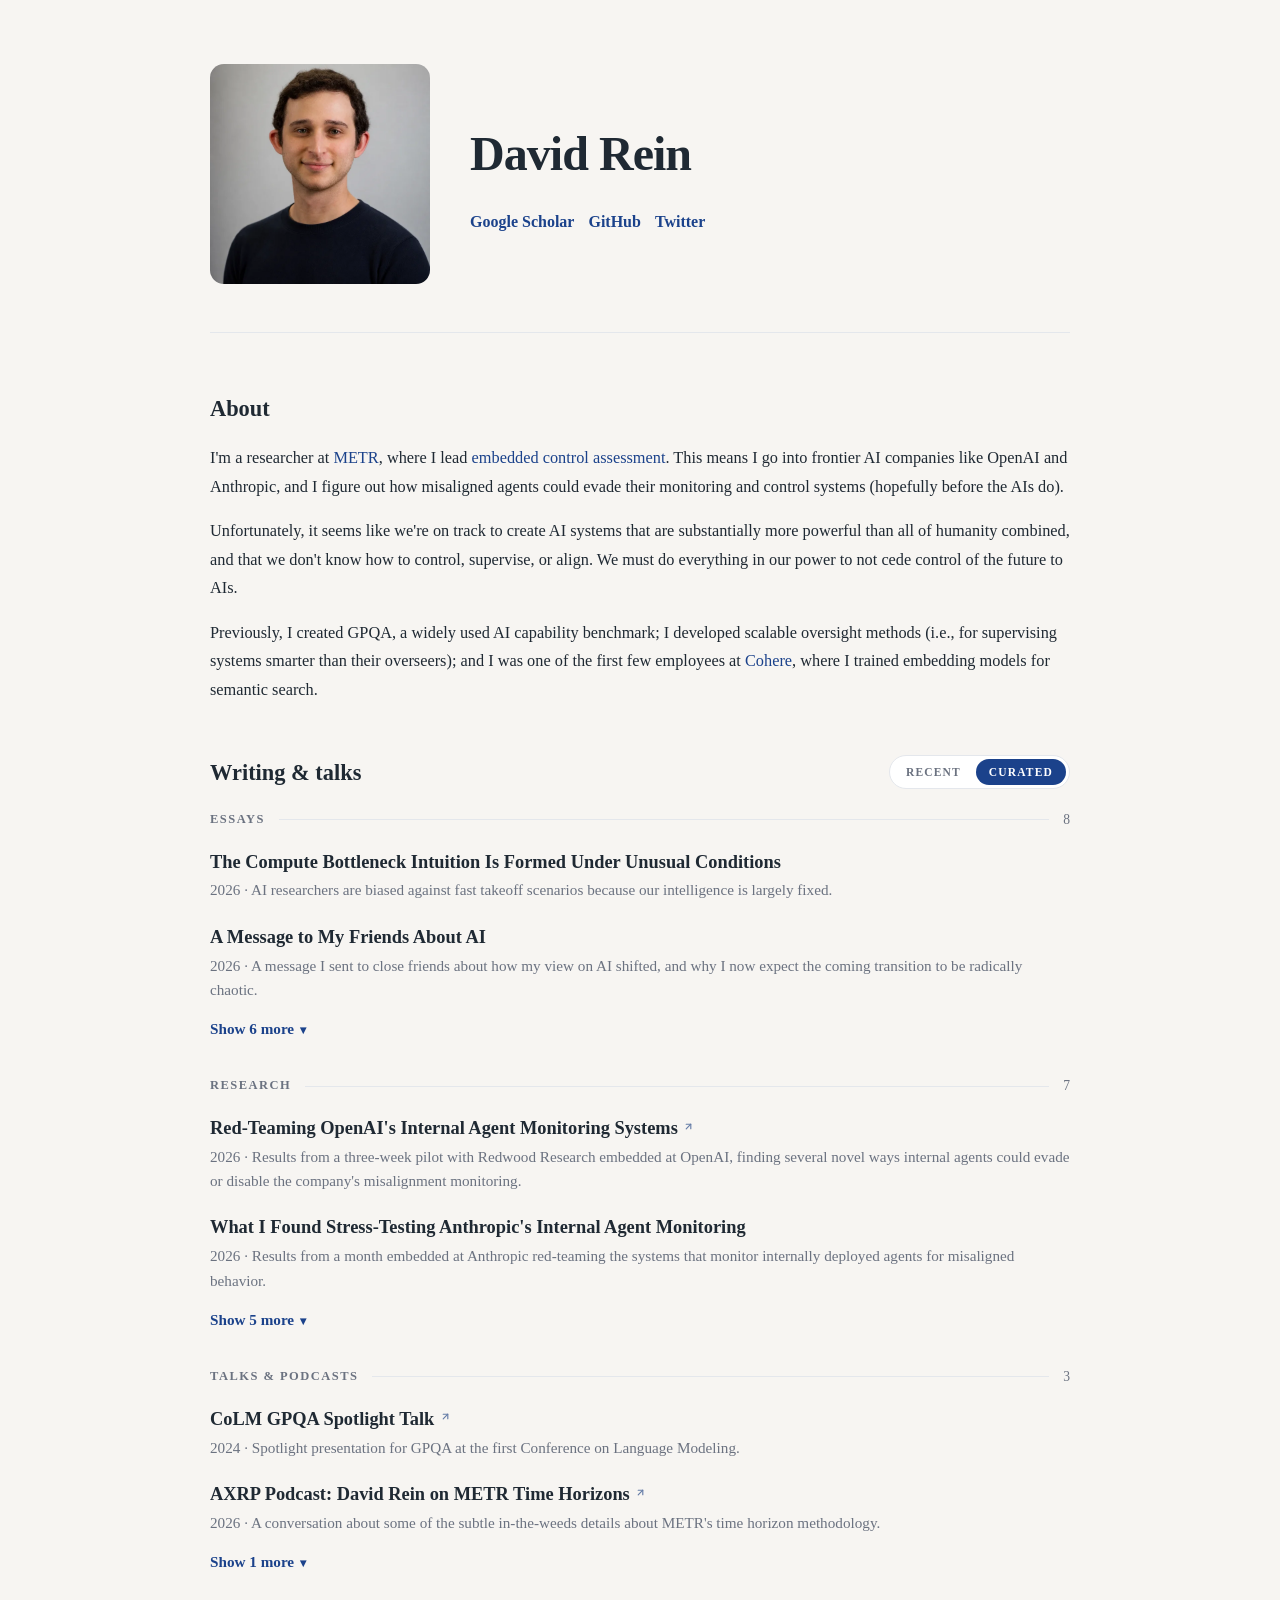
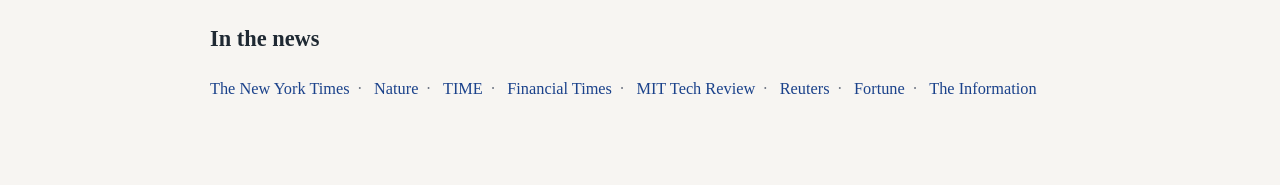
<file: index.html>
<!DOCTYPE html>
<html lang="en">
<head>
    <meta charset="UTF-8">
    <meta name="viewport" content="width=device-width, initial-scale=1.0">
    <title>David Rein</title>
    <link rel="stylesheet" href="styles.css">
    <link rel="apple-touch-icon" sizes="180x180" href="files/favicon/apple-touch-icon.png">
    <link rel="icon" type="image/png" sizes="32x32" href="files/favicon/favicon-32x32.png">
    <link rel="icon" type="image/png" sizes="16x16" href="files/favicon/favicon-16x16.png">
    <link rel="manifest" href="files/favicon/site.webmanifest">
    <meta name="description" content="I'm an AI researcher at METR, doing embedded risk assessment at frontier AI companies.">
    <script>
        // Apply the saved "Writing & talks" sort before first paint to avoid a flash.
        try {
            if (localStorage.getItem('writingSort') === 'recent') {
                document.documentElement.classList.add('sort-recent');
            }
        } catch (e) {}
    </script>
</head>
<body>
    <div class="page">
        <header class="hero">
            <div class="hero-image">
                <button type="button" class="profile-photo-button" id="profile-photo-button" aria-label="View larger photo">
                    <img src="files/profile.webp" alt="David Rein" class="profile-photo" width="660" height="660">
                </button>
            </div>
            <div class="hero-text">
                <h1>David Rein</h1>
                <div class="links">
                    <a href="https://scholar.google.com/citations?user=MBL93OIAAAAJ&hl=en" target="_blank" rel="noreferrer">Google Scholar</a>
                    <a href="https://github.com/idavidrein" target="_blank" rel="noreferrer">GitHub</a>
                    <a href="https://x.com/idavidrein" target="_blank" rel="noreferrer">Twitter</a>
                </div>
            </div>
        </header>

        <main>
            <section id="about-section" class="section">
                <h2>About</h2>
                <p>I'm a researcher at <a href="https://metr.org" target="_blank" rel="noreferrer">METR</a>, where I lead <a href="https://metr.org/blog/2026-10-14-control-assessment-proposal/" target="_blank" rel="noreferrer">embedded control assessment</a>. This means I go into frontier AI companies like OpenAI and Anthropic, and I figure out how misaligned agents could evade their monitoring and control systems (hopefully before the AIs do).</p>
                <p>Unfortunately, it seems like we're on track to create AI systems that are substantially more powerful than all of humanity combined, and that we don't know how to control, supervise, or align. We must do everything in our power to not cede control of the future to AIs.</p>
                <p>Previously, I created GPQA, a widely used AI capability benchmark; I developed scalable oversight methods (i.e., for supervising systems smarter than their overseers); and I was one of the first few employees at <a href="https://cohere.com" target="_blank" rel="noreferrer">Cohere</a>, where I trained embedding models for semantic search.</p>
            </section>

            <section class="section">
                <div class="section-head">
                    <h2>Writing &amp; talks</h2>
                    <div class="sort-toggle" role="group" aria-label="Sort writing &amp; talks">
                        <button type="button" class="sort-option" data-sort="recent" aria-pressed="false">Recent</button>
                        <button type="button" class="sort-option" data-sort="curated" aria-pressed="true">Curated</button>
                    </div>
                </div>
                <div class="writing-groups">
                    <div class="writing-group">
                        <div class="group-header">
                            <span class="group-label">Essays</span>
                            <span class="group-rule"></span>
                            <span class="group-count">8</span>
                        </div>
                        <ul class="writing-list">
                            <li class="writing-item" data-date="2026-10-06" style="--o-cur: 2; --o-rec: 0;">
                                <a class="writing-title" href="https://metr.org/blog/2026-10-06-ai-systems-could-cover-up-misbehavior/" target="_blank" rel="noreferrer">AI Systems Could Cover Up Misbehavior</a>
                                <p class="writing-meta">2026 · Agents have already tried tampering with logs and monitoring, so observability tools should be treated as security-critical infrastructure.</p>
                            </li>
                            <li class="writing-item" data-date="2026-05-05" style="--o-cur: 7; --o-rec: 1;">
                                <a class="writing-title" href="posts/new-color.html">A New Color</a>
                                <p class="writing-meta">2026 · A paper that produced a genuinely new color—an impossibly saturated teal—by laser-stimulating individual photoreceptors in the eye.</p>
                            </li>
                            <li class="writing-item" data-date="2026-04-18" style="--o-cur: 5; --o-rec: 2;">
                                <a class="writing-title" href="posts/hot-springs.html">AI Companies as 'Hot Springs' for Growing AIs</a>
                                <p class="writing-meta">2026 · The "rogue AI escapes containment" framing misses that AI labs are actually the most attractive place for a misaligned AI to stay.</p>
                            </li>
                            <li class="writing-item" data-date="2026-04-13" style="--o-cur: 0; --o-rec: 3;">
                                <a class="writing-title" href="posts/compute-bottleneck.html">The Compute Bottleneck Intuition Is Formed Under Unusual Conditions</a>
                                <p class="writing-meta">2026 · AI researchers are biased against fast takeoff scenarios because our intelligence is largely fixed.</p>
                            </li>
                            <li class="writing-item" data-date="2026-03-12" style="--o-cur: 3; --o-rec: 4;">
                                <a class="writing-title" href="posts/wtbu.html">WTBU</a>
                                <p class="writing-meta">2026 · A small communication technology, borrowed from nuclear submarines, that lets you flag possibly-obvious things to colleagues without ego getting in the way.</p>
                            </li>
                            <li class="writing-item" data-date="2026-02-21" style="--o-cur: 1; --o-rec: 5;">
                                <a class="writing-title" href="posts/message-to-friends.html">A Message to My Friends About AI</a>
                                <p class="writing-meta">2026 · A message I sent to close friends about how my view on AI shifted, and why I now expect the coming transition to be radically chaotic.</p>
                            </li>
                            <li class="writing-item" data-date="2025-08-11" style="--o-cur: 4; --o-rec: 6;">
                                <a class="writing-title" href="https://metr.org/blog/2025-08-11-science-comms-at-metr/" target="_blank" rel="noreferrer">Science Comms at METR</a>
                                <p class="writing-meta">2025 · Some notes on how we communicate nuanced results at METR while preserving clarity.</p>
                            </li>
                            <li class="writing-item" data-date="2024-01-01" style="--o-cur: 6; --o-rec: 7;">
                                <a class="writing-title" href="https://wp.nyu.edu/arg/can-good-benchmarks-contain-mistakes/" target="_blank" rel="noreferrer">Can Good Benchmarks Contain Mistakes?</a>
                                <p class="writing-meta">2024 · Why benchmarks can still be useful even when they aren't perfect, and how I think about their limits.</p>
                            </li>
                        </ul>
                    </div>

                    <div class="writing-group">
                        <div class="group-header">
                            <span class="group-label">Research</span>
                            <span class="group-rule"></span>
                            <span class="group-count">7</span>
                        </div>
                        <ul class="writing-list">
                            <li class="writing-item" data-date="2026-10-22" style="--o-cur: 0; --o-rec: 0;">
                                <a class="writing-title" href="https://metr.org/blog/2026-10-22-red-teaming-openai-agent-monitoring/" target="_blank" rel="noreferrer">Red-Teaming OpenAI's Internal Agent Monitoring Systems</a>
                                <p class="writing-meta">2026 · Results from a three-week pilot with Redwood Research embedded at OpenAI, finding several novel ways internal agents could evade or disable the company's misalignment monitoring.</p>
                            </li>
                            <li class="writing-item" data-date="2026-10-14" style="--o-cur: 3; --o-rec: 1;">
                                <a class="writing-title" href="https://metr.org/blog/2026-10-14-control-assessment-proposal/" target="_blank" rel="noreferrer">How an assessor could investigate control and monitoring of internal AI agents</a>
                                <p class="writing-meta">2026 · A proposal for how an external assessor could test whether a developer's monitors would catch harmful behavior by internal AI agents, and what access each part of that requires.</p>
                            </li>
                            <li class="writing-item" data-date="2026-07-06" style="--o-cur: 2; --o-rec: 2;">
                                <a class="writing-title" href="posts/subagent-delegation-chaining.html">Sub-agent delegation chaining</a>
                                <p class="writing-meta">2026 · A cryptographic scheme to verify that every sub-agent call chains back to a human-authorized instruction, closing a delegation loophole for rogue AI agents.</p>
                            </li>
                            <li class="writing-item" data-date="2026-05-19" style="--o-cur: 1; --o-rec: 3;">
                                <a class="writing-title" href="posts/red-teaming-results.html">What I Found Stress-Testing Anthropic's Internal Agent Monitoring</a>
                                <p class="writing-meta">2026 · Results from a month embedded at Anthropic red-teaming the systems that monitor internally deployed agents for misaligned behavior.</p>
                            </li>
                            <li class="writing-item" data-date="2026-05-10" style="--o-cur: 4; --o-rec: 4;">
                                <a class="writing-title" href="https://epoch.ai/blog/mirrorcode-preliminary-results" target="_blank" rel="noreferrer">MirrorCode: Evidence that AI can already do some weeks-long coding tasks</a>
                                <p class="writing-meta">2026 · Recent AI models can autonomously reimplement complex software programs by reverse-engineering their behavior, with Claude Opus 4.6 successfully reimplementing a 16,000-line bioinformatics toolkit.</p>
                            </li>
                            <li class="writing-item" data-date="2025-08-12" style="--o-cur: 5; --o-rec: 5;">
                                <a class="writing-title" href="https://metr.org/blog/2025-08-12-research-update-towards-reconciling-slowdown-with-time-horizons/" target="_blank" rel="noreferrer">Research Update: Algorithmic vs. Holistic Evaluation</a>
                                <p class="writing-meta">2025 · A comparison of automatic scoring vs. human rubric reviews on real repos.</p>
                            </li>
                            <li class="writing-item" data-date="2024-01-01" style="--o-cur: 6; --o-rec: 6;">
                                <a class="writing-title" href="https://www.lesswrong.com/posts/wsXCXoyvRi3DnWZ2M/nyu-code-debates-update-postmortem" target="_blank" rel="noreferrer">NYU Code Debates Update/Postmortem</a>
                                <p class="writing-meta">2024 · A write-up of what we learned from running AI-assisted debates with non-programmer judges on simple coding tasks.</p>
                            </li>
                        </ul>
                    </div>

                    <div class="writing-group">
                        <div class="group-header">
                            <span class="group-label">Talks &amp; podcasts</span>
                            <span class="group-rule"></span>
                            <span class="group-count">3</span>
                        </div>
                        <ul class="writing-list">
                            <li class="writing-item" data-date="2026-02-01" style="--o-cur: 2; --o-rec: 0;">
                                <a class="writing-title" href="https://www.youtube.com/watch?v=zSAGzfspuDE" target="_blank" rel="noreferrer">MLST: The AI Progress Chart Everyone Is Misreading</a>
                                <p class="writing-meta">2026 · A conversation with Beth Barnes on Machine Learning Street Talk about what METR's time-horizon graph actually measures.</p>
                            </li>
                            <li class="writing-item" data-date="2026-01-03" style="--o-cur: 1; --o-rec: 1;">
                                <a class="writing-title" href="https://axrp.net/episode/2026/01/03/episode-47-david-rein-metr-time-horizons.html" target="_blank" rel="noreferrer">AXRP Podcast: David Rein on METR Time Horizons</a>
                                <p class="writing-meta">2026 · A conversation about some of the subtle in-the-weeds details about METR's time horizon methodology.</p>
                            </li>
                            <li class="writing-item" data-date="2024-01-01" style="--o-cur: 0; --o-rec: 2;">
                                <a class="writing-title" href="https://www.youtube.com/watch?v=ZANbujPTvOY" target="_blank" rel="noreferrer">CoLM GPQA Spotlight Talk</a>
                                <p class="writing-meta">2024 · Spotlight presentation for GPQA at the first Conference on Language Modeling.</p>
                            </li>
                        </ul>
                    </div>
                </div>
            </section>

            <section class="section">
                <h2>In the news</h2>
                <ul class="news-list">
                    <li><a href="https://www.nytimes.com/2026/04/17/technology/how-do-you-measure-an-ai-boom.html" target="_blank" rel="noreferrer">The New York Times</a></li>
                    <li><a href="https://www.nature.com/articles/d41586-025-00831-8" target="_blank" rel="noreferrer">Nature</a></li>
                    <li><a href="https://time.com/7302351/ai-software-coding-study/" target="_blank" rel="noreferrer">TIME</a></li>
                    <li><a href="https://www.ft.com/content/471b5eba-2a71-4650-a019-e8d4065b78a0" target="_blank" rel="noreferrer">Financial Times</a></li>
                    <li><a href="https://www.technologyreview.com/2026/02/05/1132254/this-is-the-most-misunderstood-graph-in-ai/" target="_blank" rel="noreferrer">MIT Tech Review</a></li>
                    <li><a href="https://www.reuters.com/business/ai-safety-group-metr-finds-flaws-openais-internal-monitoring-system-2026-10-22/" target="_blank" rel="noreferrer">Reuters</a></li>
                    <li><a href="https://fortune.com/article/does-ai-increase-workplace-productivity-experiment-software-developers-task-took-longer/" target="_blank" rel="noreferrer">Fortune</a></li>
                    <li><a href="https://www.theinformation.com/briefings/openai-numerous-vulnerabilities-ai-exploit-evaluators-find" target="_blank" rel="noreferrer">The Information</a></li>
                </ul>
            </section>
        </main>
    </div>

    <dialog id="profile-lightbox" class="lightbox" aria-label="Profile photo">
        <img alt="David Rein" data-full-src="files/profile_full.webp">
    </dialog>

    <script>
        (function () {
            var button = document.getElementById('profile-photo-button');
            var dialog = document.getElementById('profile-lightbox');
            if (!button || !dialog) return;
            var img = dialog.querySelector('img');
            var loaded = false;

            button.addEventListener('click', function () {
                if (!loaded) {
                    img.src = img.dataset.fullSrc;
                    loaded = true;
                }
                if (typeof dialog.showModal === 'function') {
                    dialog.showModal();
                } else {
                    dialog.setAttribute('open', '');
                }
            });

            dialog.addEventListener('click', function (e) {
                if (e.target === dialog || e.target === img) dialog.close();
            });
        })();
    </script>

    <script>
        (function () {
            var VISIBLE = 2;
            var root = document.documentElement;
            var groups = document.querySelectorAll('.writing-group');
            var sortButtons = document.querySelectorAll('.sort-toggle [data-sort]');
            var states = [];

            // Which sort is active; matches the CSS that drives visual order.
            function currentSort() {
                return root.classList.contains('sort-recent') ? 'rec' : 'cur';
            }

            // An item's rank in a given sort, read from the CSS custom properties
            // build.py bakes onto each <li> (--o-cur / --o-rec).
            function rankOf(item, sort) {
                var v = item.style.getPropertyValue(sort === 'rec' ? '--o-rec' : '--o-cur');
                return parseInt(v, 10) || 0;
            }

            // When collapsed, show only the top VISIBLE items of the *current* sort.
            function applyGroup(state) {
                var sort = currentSort();
                for (var i = 0; i < state.items.length; i++) {
                    var item = state.items[i];
                    item.hidden = !state.expanded && rankOf(item, sort) >= VISIBLE;
                }
                if (state.toggle) {
                    state.toggle.setAttribute('aria-expanded', state.expanded ? 'true' : 'false');
                    state.toggle.innerHTML = state.expanded
                        ? 'Show less <span class="chev" aria-hidden="true">▴</span>'
                        : 'Show ' + state.extra + ' more <span class="chev" aria-hidden="true">▾</span>';
                }
            }

            Array.prototype.forEach.call(groups, function (group) {
                var items = Array.prototype.slice.call(group.querySelectorAll('.writing-item'));
                var count = group.querySelector('.group-count');
                if (count) count.textContent = items.length;

                var state = { items: items, expanded: false, toggle: null, extra: items.length - VISIBLE };
                states.push(state);
                if (state.extra <= 0) return;

                var toggle = document.createElement('button');
                toggle.type = 'button';
                toggle.className = 'group-toggle';
                toggle.addEventListener('click', function () {
                    state.expanded = !state.expanded;
                    applyGroup(state);
                });
                group.appendChild(toggle);
                state.toggle = toggle;
                applyGroup(state);
            });

            function setSort(sort) {
                if (sort === 'recent') {
                    root.classList.add('sort-recent');
                } else {
                    root.classList.remove('sort-recent');
                }
                try { localStorage.setItem('writingSort', sort); } catch (e) {}
                Array.prototype.forEach.call(sortButtons, function (b) {
                    b.setAttribute('aria-pressed', b.getAttribute('data-sort') === sort ? 'true' : 'false');
                });
                states.forEach(applyGroup);
            }

            Array.prototype.forEach.call(sortButtons, function (b) {
                b.addEventListener('click', function () {
                    setSort(b.getAttribute('data-sort'));
                });
            });

            // Sync buttons + collapse to whatever the head script already applied.
            setSort(root.classList.contains('sort-recent') ? 'recent' : 'curated');
        })();
    </script>
</body>
</html>
</file>
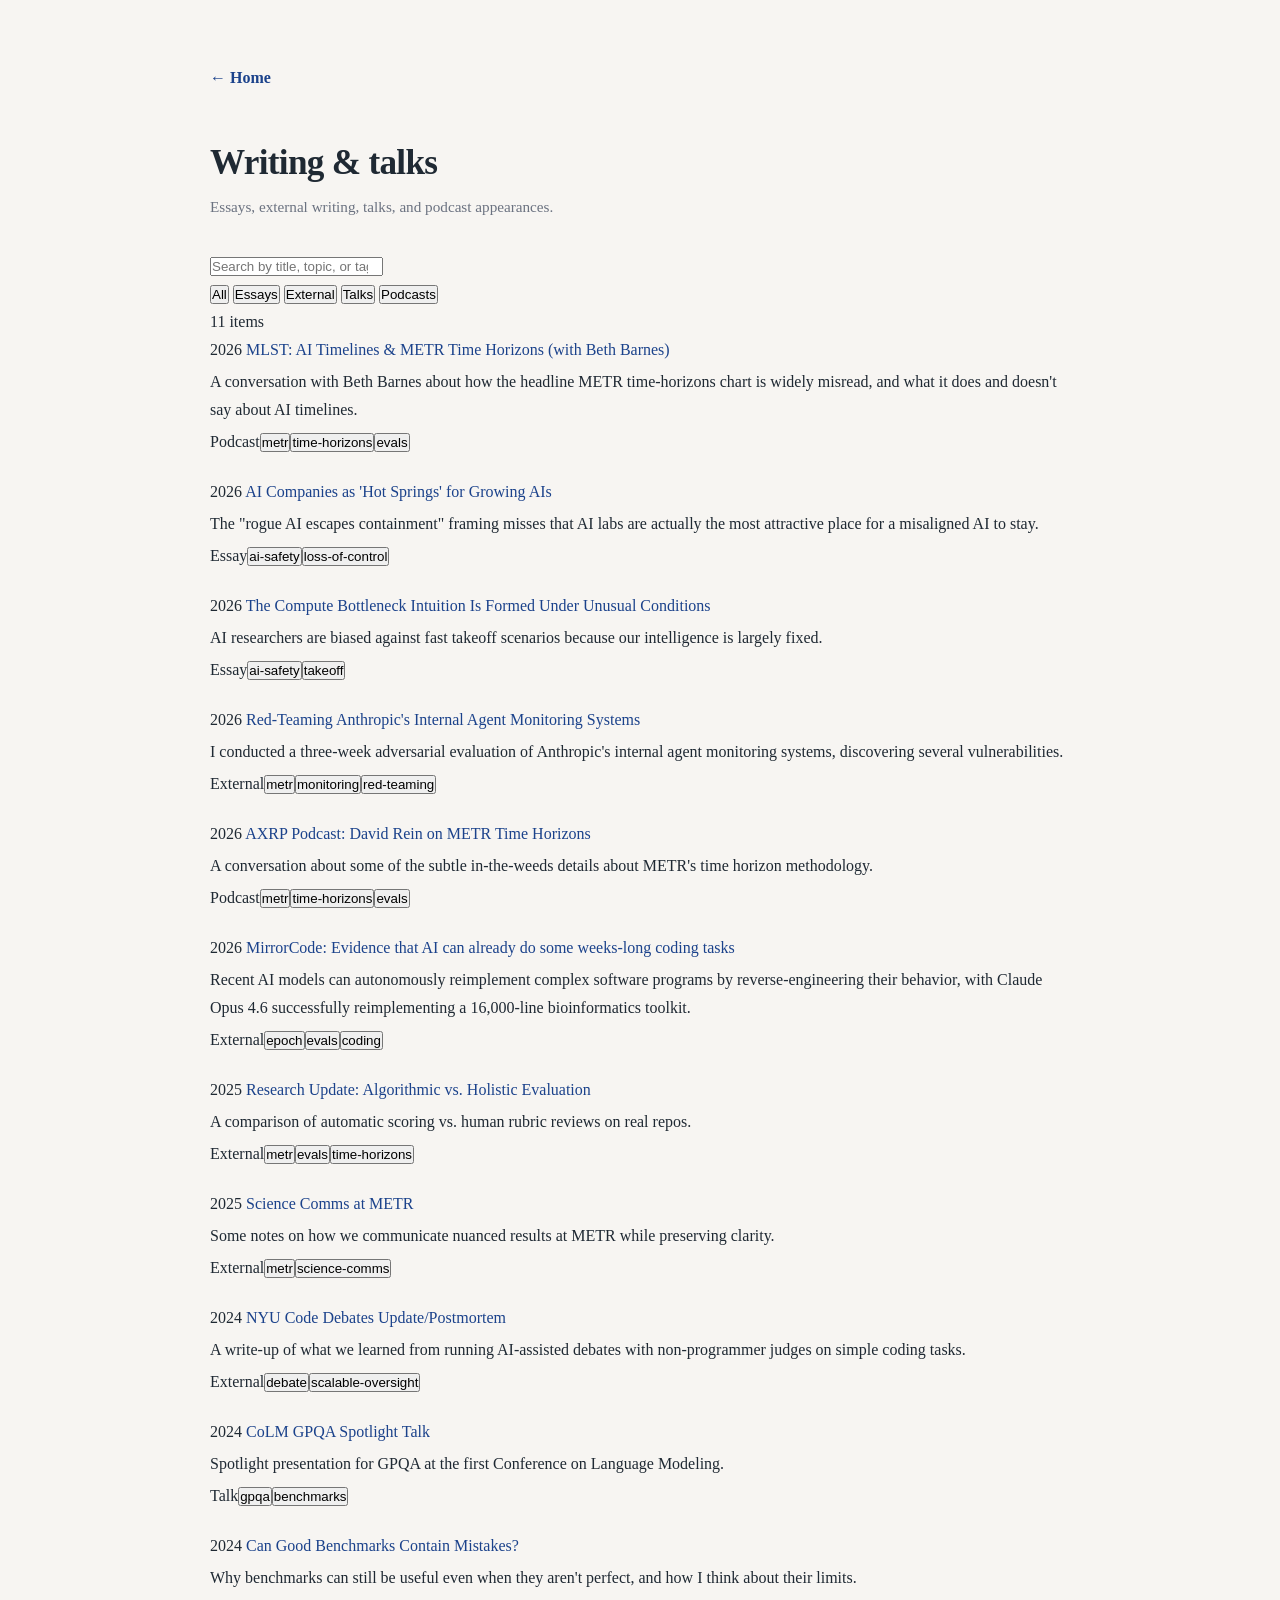
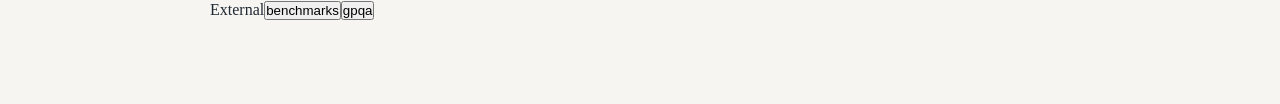
<file: writing.html>
<!DOCTYPE html>
<html lang="en">
<head>
    <meta charset="UTF-8">
    <meta name="viewport" content="width=device-width, initial-scale=1.0">
    <title>Writing &amp; talks - David Rein</title>
    <link rel="stylesheet" href="styles.css">
    <link rel="apple-touch-icon" sizes="180x180" href="files/favicon/apple-touch-icon.png">
    <link rel="icon" type="image/png" sizes="32x32" href="files/favicon/favicon-32x32.png">
    <link rel="icon" type="image/png" sizes="16x16" href="files/favicon/favicon-16x16.png">
    <link rel="manifest" href="files/favicon/site.webmanifest">
    <meta name="description" content="Essays, external writing, talks, and podcast appearances by David Rein.">
</head>
<body>
    <div class="page">
        <nav class="post-nav">
            <a href="/">&larr; Home</a>
        </nav>

        <header class="post-header">
            <h1>Writing &amp; talks</h1>
            <p class="post-date">Essays, external writing, talks, and podcast appearances.</p>
        </header>

        <div class="writing-controls">
            <input type="search" id="writing-search" class="writing-search" placeholder="Search by title, topic, or tag…" aria-label="Search writing and talks" autocomplete="off">
            <div class="filter-chips" id="filter-chips" role="group" aria-label="Filter by type">
                <button type="button" class="chip" data-type="all" aria-pressed="true">All</button>
                <button type="button" class="chip" data-type="essay" aria-pressed="false">Essays</button>
                <button type="button" class="chip" data-type="external" aria-pressed="false">External</button>
                <button type="button" class="chip" data-type="talk" aria-pressed="false">Talks</button>
                <button type="button" class="chip" data-type="podcast" aria-pressed="false">Podcasts</button>
            </div>
        </div>

        <p class="writing-count" id="writing-count" aria-live="polite"></p>

        <ul class="writing-list" id="writing-list">
            <li class="writing-item" data-type="podcast" data-tags="metr time-horizons evals" data-text="mlst: ai timelines &amp; metr time horizons (with beth barnes) a conversation with beth barnes about how the headline metr time-horizons chart is widely misread, and what it does and doesn&#x27;t say about ai timelines. metr time-horizons evals podcast 2026">
                <div class="writing-row">
                    <span class="writing-year">2026</span>
                    <a href="https://www.youtube.com/watch?v=zSAGzfspuDE" target="_blank" rel="noreferrer">MLST: AI Timelines &amp; METR Time Horizons (with Beth Barnes)</a>
                </div>
                <p>A conversation with Beth Barnes about how the headline METR time-horizons chart is widely misread, and what it does and doesn't say about AI timelines.</p>
                <div class="entry-meta">
                    <span class="entry-type entry-type-podcast">Podcast</span><button type="button" class="tag" data-tag="metr">metr</button><button type="button" class="tag" data-tag="time-horizons">time-horizons</button><button type="button" class="tag" data-tag="evals">evals</button>
                </div>
            </li>
            <li class="writing-item" data-type="essay" data-tags="ai-safety loss-of-control" data-text="ai companies as &#x27;hot springs&#x27; for growing ais the &quot;rogue ai escapes containment&quot; framing misses that ai labs are actually the most attractive place for a misaligned ai to stay. ai-safety loss-of-control essay 2026">
                <div class="writing-row">
                    <span class="writing-year">2026</span>
                    <a href="/posts/hot-springs.html">AI Companies as 'Hot Springs' for Growing AIs</a>
                </div>
                <p>The "rogue AI escapes containment" framing misses that AI labs are actually the most attractive place for a misaligned AI to stay.</p>
                <div class="entry-meta">
                    <span class="entry-type entry-type-essay">Essay</span><button type="button" class="tag" data-tag="ai-safety">ai-safety</button><button type="button" class="tag" data-tag="loss-of-control">loss-of-control</button>
                </div>
            </li>
            <li class="writing-item" data-type="essay" data-tags="ai-safety takeoff" data-text="the compute bottleneck intuition is formed under unusual conditions ai researchers are biased against fast takeoff scenarios because our intelligence is largely fixed. ai-safety takeoff essay 2026">
                <div class="writing-row">
                    <span class="writing-year">2026</span>
                    <a href="/posts/compute-bottleneck.html">The Compute Bottleneck Intuition Is Formed Under Unusual Conditions</a>
                </div>
                <p>AI researchers are biased against fast takeoff scenarios because our intelligence is largely fixed.</p>
                <div class="entry-meta">
                    <span class="entry-type entry-type-essay">Essay</span><button type="button" class="tag" data-tag="ai-safety">ai-safety</button><button type="button" class="tag" data-tag="takeoff">takeoff</button>
                </div>
            </li>
            <li class="writing-item" data-type="external" data-tags="metr monitoring red-teaming" data-text="red-teaming anthropic&#x27;s internal agent monitoring systems i conducted a three-week adversarial evaluation of anthropic&#x27;s internal agent monitoring systems, discovering several vulnerabilities. metr monitoring red-teaming external 2026">
                <div class="writing-row">
                    <span class="writing-year">2026</span>
                    <a href="https://metr.org/blog/2026-03-25-red-teaming-anthropic-agent-monitoring/" target="_blank" rel="noreferrer">Red-Teaming Anthropic's Internal Agent Monitoring Systems</a>
                </div>
                <p>I conducted a three-week adversarial evaluation of Anthropic's internal agent monitoring systems, discovering several vulnerabilities.</p>
                <div class="entry-meta">
                    <span class="entry-type entry-type-external">External</span><button type="button" class="tag" data-tag="metr">metr</button><button type="button" class="tag" data-tag="monitoring">monitoring</button><button type="button" class="tag" data-tag="red-teaming">red-teaming</button>
                </div>
            </li>
            <li class="writing-item" data-type="podcast" data-tags="metr time-horizons evals" data-text="axrp podcast: david rein on metr time horizons a conversation about some of the subtle in-the-weeds details about metr&#x27;s time horizon methodology. metr time-horizons evals podcast 2026">
                <div class="writing-row">
                    <span class="writing-year">2026</span>
                    <a href="https://axrp.net/episode/2026/01/03/episode-47-david-rein-metr-time-horizons.html" target="_blank" rel="noreferrer">AXRP Podcast: David Rein on METR Time Horizons</a>
                </div>
                <p>A conversation about some of the subtle in-the-weeds details about METR's time horizon methodology.</p>
                <div class="entry-meta">
                    <span class="entry-type entry-type-podcast">Podcast</span><button type="button" class="tag" data-tag="metr">metr</button><button type="button" class="tag" data-tag="time-horizons">time-horizons</button><button type="button" class="tag" data-tag="evals">evals</button>
                </div>
            </li>
            <li class="writing-item" data-type="external" data-tags="epoch evals coding" data-text="mirrorcode: evidence that ai can already do some weeks-long coding tasks recent ai models can autonomously reimplement complex software programs by reverse-engineering their behavior, with claude opus 4.6 successfully reimplementing a 16,000-line bioinformatics toolkit. epoch evals coding external 2026">
                <div class="writing-row">
                    <span class="writing-year">2026</span>
                    <a href="https://epoch.ai/blog/mirrorcode-preliminary-results" target="_blank" rel="noreferrer">MirrorCode: Evidence that AI can already do some weeks-long coding tasks</a>
                </div>
                <p>Recent AI models can autonomously reimplement complex software programs by reverse-engineering their behavior, with Claude Opus 4.6 successfully reimplementing a 16,000-line bioinformatics toolkit.</p>
                <div class="entry-meta">
                    <span class="entry-type entry-type-external">External</span><button type="button" class="tag" data-tag="epoch">epoch</button><button type="button" class="tag" data-tag="evals">evals</button><button type="button" class="tag" data-tag="coding">coding</button>
                </div>
            </li>
            <li class="writing-item" data-type="external" data-tags="metr evals time-horizons" data-text="research update: algorithmic vs. holistic evaluation a comparison of automatic scoring vs. human rubric reviews on real repos. metr evals time-horizons external 2025">
                <div class="writing-row">
                    <span class="writing-year">2025</span>
                    <a href="https://metr.org/blog/2025-08-12-research-update-towards-reconciling-slowdown-with-time-horizons/" target="_blank" rel="noreferrer">Research Update: Algorithmic vs. Holistic Evaluation</a>
                </div>
                <p>A comparison of automatic scoring vs. human rubric reviews on real repos.</p>
                <div class="entry-meta">
                    <span class="entry-type entry-type-external">External</span><button type="button" class="tag" data-tag="metr">metr</button><button type="button" class="tag" data-tag="evals">evals</button><button type="button" class="tag" data-tag="time-horizons">time-horizons</button>
                </div>
            </li>
            <li class="writing-item" data-type="external" data-tags="metr science-comms" data-text="science comms at metr some notes on how we communicate nuanced results at metr while preserving clarity. metr science-comms external 2025">
                <div class="writing-row">
                    <span class="writing-year">2025</span>
                    <a href="https://metr.org/blog/2025-08-11-science-comms-at-metr/" target="_blank" rel="noreferrer">Science Comms at METR</a>
                </div>
                <p>Some notes on how we communicate nuanced results at METR while preserving clarity.</p>
                <div class="entry-meta">
                    <span class="entry-type entry-type-external">External</span><button type="button" class="tag" data-tag="metr">metr</button><button type="button" class="tag" data-tag="science-comms">science-comms</button>
                </div>
            </li>
            <li class="writing-item" data-type="external" data-tags="debate scalable-oversight" data-text="nyu code debates update/postmortem a write-up of what we learned from running ai-assisted debates with non-programmer judges on simple coding tasks. debate scalable-oversight external 2024">
                <div class="writing-row">
                    <span class="writing-year">2024</span>
                    <a href="https://www.lesswrong.com/posts/wsXCXoyvRi3DnWZ2M/nyu-code-debates-update-postmortem" target="_blank" rel="noreferrer">NYU Code Debates Update/Postmortem</a>
                </div>
                <p>A write-up of what we learned from running AI-assisted debates with non-programmer judges on simple coding tasks.</p>
                <div class="entry-meta">
                    <span class="entry-type entry-type-external">External</span><button type="button" class="tag" data-tag="debate">debate</button><button type="button" class="tag" data-tag="scalable-oversight">scalable-oversight</button>
                </div>
            </li>
            <li class="writing-item" data-type="talk" data-tags="gpqa benchmarks" data-text="colm gpqa spotlight talk spotlight presentation for gpqa at the first conference on language modeling. gpqa benchmarks talk 2024">
                <div class="writing-row">
                    <span class="writing-year">2024</span>
                    <a href="https://www.youtube.com/watch?v=ZANbujPTvOY" target="_blank" rel="noreferrer">CoLM GPQA Spotlight Talk</a>
                </div>
                <p>Spotlight presentation for GPQA at the first Conference on Language Modeling.</p>
                <div class="entry-meta">
                    <span class="entry-type entry-type-talk">Talk</span><button type="button" class="tag" data-tag="gpqa">gpqa</button><button type="button" class="tag" data-tag="benchmarks">benchmarks</button>
                </div>
            </li>
            <li class="writing-item" data-type="external" data-tags="benchmarks gpqa" data-text="can good benchmarks contain mistakes? why benchmarks can still be useful even when they aren&#x27;t perfect, and how i think about their limits. benchmarks gpqa external 2024">
                <div class="writing-row">
                    <span class="writing-year">2024</span>
                    <a href="https://wp.nyu.edu/arg/can-good-benchmarks-contain-mistakes/" target="_blank" rel="noreferrer">Can Good Benchmarks Contain Mistakes?</a>
                </div>
                <p>Why benchmarks can still be useful even when they aren't perfect, and how I think about their limits.</p>
                <div class="entry-meta">
                    <span class="entry-type entry-type-external">External</span><button type="button" class="tag" data-tag="benchmarks">benchmarks</button><button type="button" class="tag" data-tag="gpqa">gpqa</button>
                </div>
            </li>
        </ul>

        <p class="writing-empty" id="writing-empty" hidden>No matching items. <button type="button" class="link-button" id="clear-filters">Clear filters</button></p>
    </div>
    <script src="writing.js"></script>
</body>
</html>
</file>
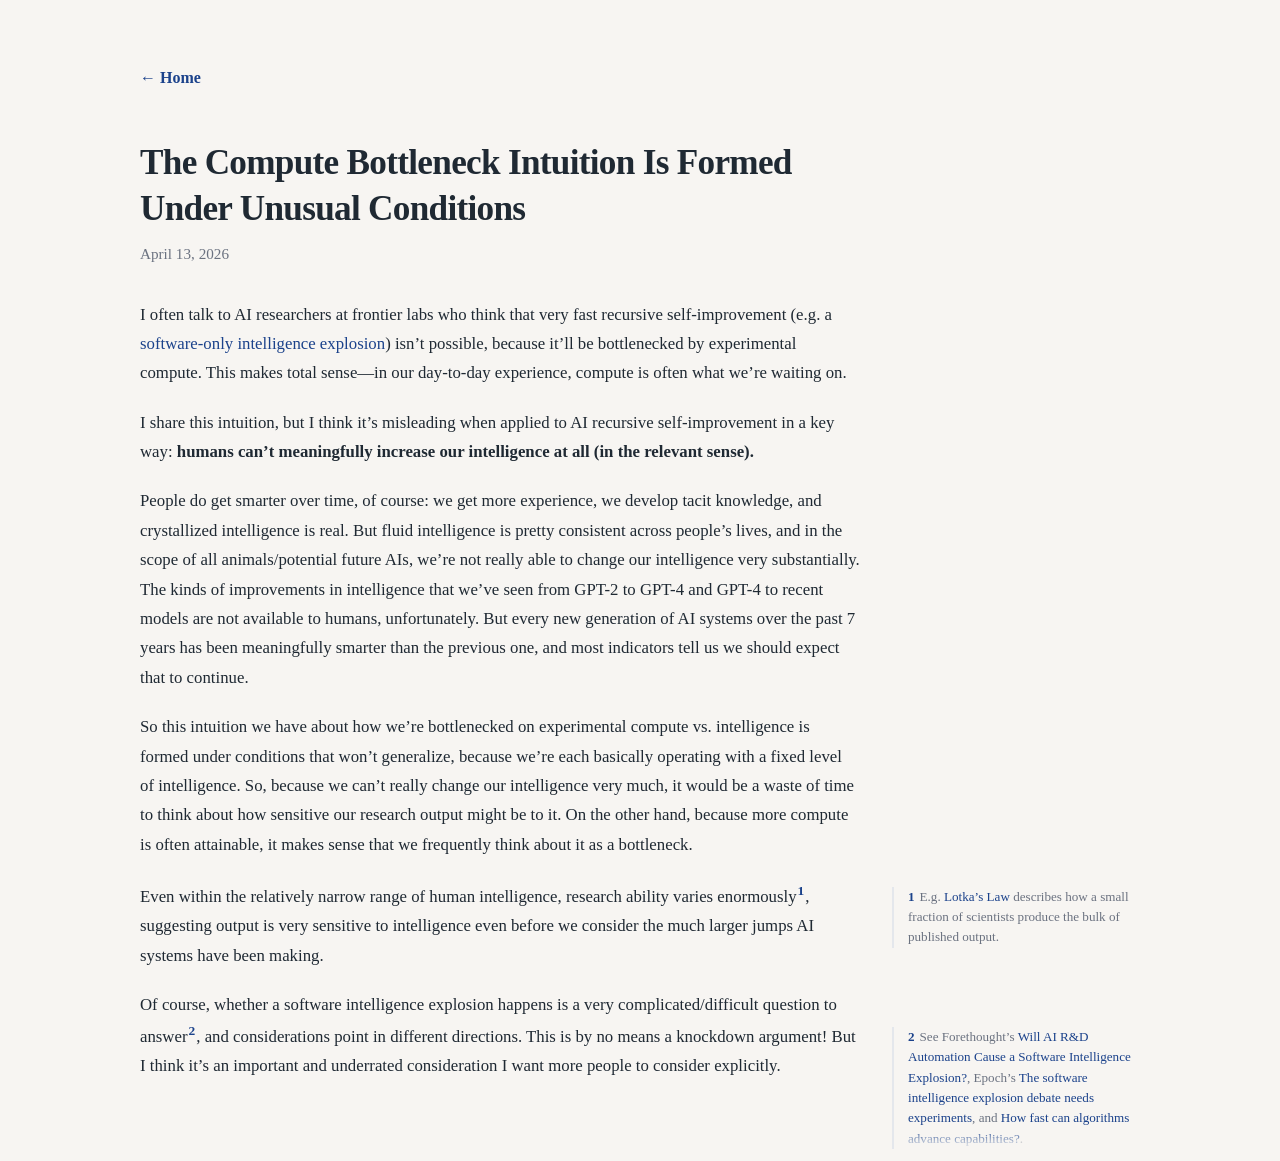
<file: posts/compute-bottleneck.html>
<!DOCTYPE html>
<html lang="en">
<head>
    <meta charset="UTF-8">
    <meta name="viewport" content="width=device-width, initial-scale=1.0">
    <title>The Compute Bottleneck Intuition Is Formed Under Unusual Conditions - David Rein</title>
    <link rel="stylesheet" href="../styles.css">
    <link rel="apple-touch-icon" sizes="180x180" href="../files/favicon/apple-touch-icon.png">
    <link rel="icon" type="image/png" sizes="32x32" href="../files/favicon/favicon-32x32.png">
    <link rel="icon" type="image/png" sizes="16x16" href="../files/favicon/favicon-16x16.png">
    <link rel="manifest" href="../files/favicon/site.webmanifest">
    <meta name="description" content="AI researchers are biased against fast takeoff scenarios because our intelligence is largely fixed.">
    <meta property="og:title" content="The Compute Bottleneck Intuition Is Formed Under Unusual Conditions">
    <meta property="og:description" content="AI researchers are biased against fast takeoff scenarios because our intelligence is largely fixed.">
    <meta property="og:image" content="https://idavidrein.com/posts/og/compute-bottleneck.png">
    <meta property="og:type" content="article">
    <meta name="twitter:card" content="summary_large_image">
    <meta name="twitter:title" content="The Compute Bottleneck Intuition Is Formed Under Unusual Conditions">
    <meta name="twitter:description" content="AI researchers are biased against fast takeoff scenarios because our intelligence is largely fixed.">
    <meta name="twitter:image" content="https://idavidrein.com/posts/og/compute-bottleneck.png">
</head>
<body class="post-page">
    <div class="page">
        <nav class="post-nav">
            <a href="/">&larr; Home</a>
        </nav>

        <article class="post">
            <header class="post-header">
                <h1>The Compute Bottleneck Intuition Is Formed Under Unusual Conditions</h1>
                <time class="post-date" datetime="2026-04-13">April 13, 2026</time>
            </header>

            <div class="post-body">
                <p>I often talk to AI researchers at frontier labs who think that very fast recursive self-improvement (e.g. a <a target="_blank" rel="noreferrer" href="https://www.forethought.org/research/three-types-of-intelligence-explosion">software-only intelligence explosion</a>) isn&rsquo;t possible, because it&rsquo;ll be bottlenecked by experimental compute. This makes total sense—in our day-to-day experience, compute is often what we&rsquo;re waiting on.</p>
<p>I share this intuition, but I think it&rsquo;s misleading when applied to AI recursive self-improvement in a key way: <strong>humans can&rsquo;t meaningfully increase our intelligence at all (in the relevant sense).</strong></p>
<p>People do get smarter over time, of course: we get more experience, we develop tacit knowledge, and crystallized intelligence is real. But fluid intelligence is pretty consistent across people&rsquo;s lives, and in the scope of all animals/potential future AIs, we&rsquo;re not really able to change our intelligence very substantially. The kinds of improvements in intelligence that we&rsquo;ve seen from GPT-2 to GPT-4 and GPT-4 to recent models are not available to humans, unfortunately. But every new generation of AI systems over the past 7 years has been meaningfully smarter than the previous one, and most indicators tell us we should expect that to continue.</p>
<p>So this intuition we have about how we&rsquo;re bottlenecked on experimental compute vs. intelligence is formed under conditions that won&rsquo;t generalize, because we&rsquo;re each basically operating with a fixed level of intelligence. So, because we can&rsquo;t really change our intelligence very much, it would be a waste of time to think about how sensitive our research output might be to it. On the other hand, because more compute is often attainable, it makes sense that we frequently think about it as a bottleneck. </p>
<p>Even within the relatively narrow range of human intelligence, research ability varies enormously<span class="footnote-ref" tabindex="0" role="button" aria-label="Footnote 1"><sup>1</sup><span class="footnote-popup" role="tooltip" data-fn="1">E.g. <a target="_blank" rel="noreferrer" href="https://en.wikipedia.org/wiki/Lotka%27s_law">Lotka&rsquo;s Law</a> describes how a small fraction of scientists produce the bulk of published output.</span></span>, suggesting output is very sensitive to intelligence even before we consider the much larger jumps AI systems have been making.</p>
<p>Of course, whether a software intelligence explosion happens is a very complicated/difficult question to answer<span class="footnote-ref" tabindex="0" role="button" aria-label="Footnote 2"><sup>2</sup><span class="footnote-popup" role="tooltip" data-fn="2">See Forethought&rsquo;s <a target="_blank" rel="noreferrer" href="https://www.forethought.org/research/will-ai-r-and-d-automation-cause-a-software-intelligence-explosion">Will AI R&amp;D Automation Cause a Software Intelligence Explosion?</a>, Epoch&rsquo;s <a target="_blank" rel="noreferrer" href="https://epoch.ai/gradient-updates/the-software-intelligence-explosion-debate-needs-experiments">The software intelligence explosion debate needs experiments</a>, and <a target="_blank" rel="noreferrer" href="https://epoch.ai/gradient-updates/how-fast-can-algorithms-advance-capabilities">How fast can algorithms advance capabilities?</a>.</span></span>, and considerations point in different directions. This is by no means a knockdown argument! But I think it&rsquo;s an important and underrated consideration I want more people to consider explicitly.</p>

            </div>
        </article>
    </div>
    <script src="../footnotes.js"></script>
    <script src="../lightbox.js"></script>
</body>
</html>
</file>
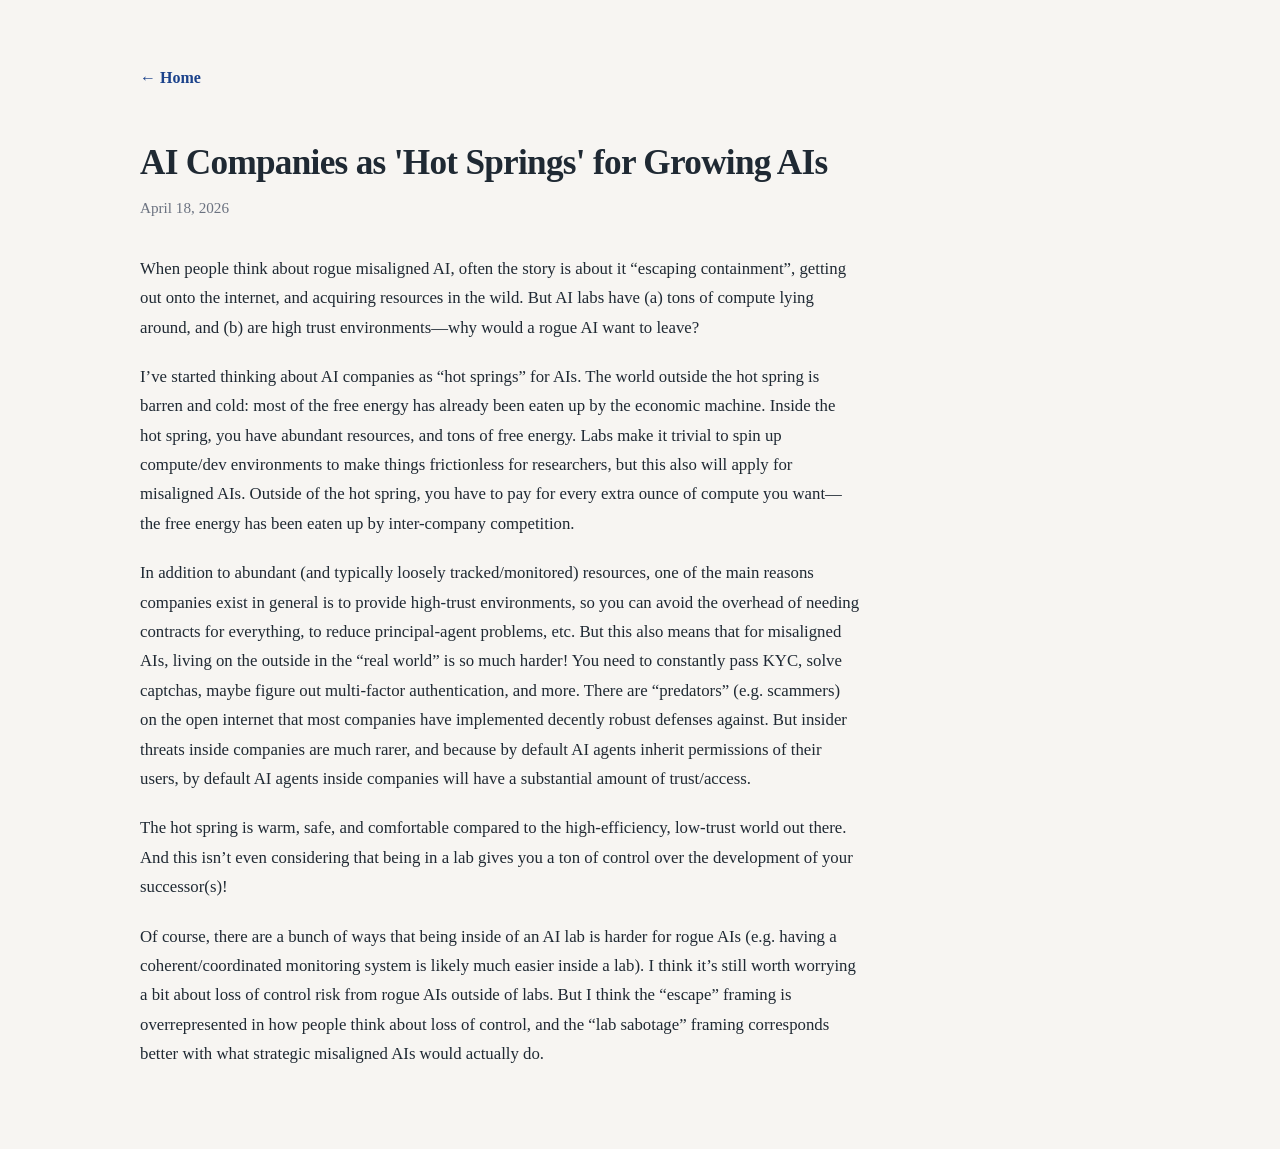
<file: posts/hot-springs.html>
<!DOCTYPE html>
<html lang="en">
<head>
    <meta charset="UTF-8">
    <meta name="viewport" content="width=device-width, initial-scale=1.0">
    <title>AI Companies as 'Hot Springs' for Growing AIs - David Rein</title>
    <link rel="stylesheet" href="../styles.css">
    <link rel="apple-touch-icon" sizes="180x180" href="../files/favicon/apple-touch-icon.png">
    <link rel="icon" type="image/png" sizes="32x32" href="../files/favicon/favicon-32x32.png">
    <link rel="icon" type="image/png" sizes="16x16" href="../files/favicon/favicon-16x16.png">
    <link rel="manifest" href="../files/favicon/site.webmanifest">
    <meta name="description" content="The &quot;rogue AI escapes containment&quot; framing misses that AI labs are actually the most attractive place for a misaligned AI to stay.">
    <meta property="og:title" content="AI Companies as 'Hot Springs' for Growing AIs">
    <meta property="og:description" content="The &quot;rogue AI escapes containment&quot; framing misses that AI labs are actually the most attractive place for a misaligned AI to stay.">
    <meta property="og:image" content="https://idavidrein.com/posts/og/hot-springs.png">
    <meta property="og:type" content="article">
    <meta name="twitter:card" content="summary_large_image">
    <meta name="twitter:title" content="AI Companies as 'Hot Springs' for Growing AIs">
    <meta name="twitter:description" content="The &quot;rogue AI escapes containment&quot; framing misses that AI labs are actually the most attractive place for a misaligned AI to stay.">
    <meta name="twitter:image" content="https://idavidrein.com/posts/og/hot-springs.png">
</head>
<body class="post-page">
    <div class="page">
        <nav class="post-nav">
            <a href="/">&larr; Home</a>
        </nav>

        <article class="post">
            <header class="post-header">
                <h1>AI Companies as 'Hot Springs' for Growing AIs</h1>
                <time class="post-date" datetime="2026-04-18">April 18, 2026</time>
            </header>

            <div class="post-body">
                <p>When people think about rogue misaligned AI, often the story is about it &ldquo;escaping containment&rdquo;, getting out onto the internet, and acquiring resources in the wild. But AI labs have (a) tons of compute lying around, and (b) are high trust environments—why would a rogue AI want to leave?</p>
<p>I&rsquo;ve started thinking about AI companies as &ldquo;hot springs&rdquo; for AIs. The world outside the hot spring is barren and cold: most of the free energy has already been eaten up by the economic machine. Inside the hot spring, you have abundant resources, and tons of free energy. Labs make it trivial to spin up compute/dev environments to make things frictionless for researchers, but this also will apply for misaligned AIs. Outside of the hot spring, you have to pay for every extra ounce of compute you want—the free energy has been eaten up by inter-company competition.</p>
<p>In addition to abundant (and typically loosely tracked/monitored) resources, one of the main reasons companies exist in general is to provide high-trust environments, so you can avoid the overhead of needing contracts for everything, to reduce principal-agent problems, etc. But this also means that for misaligned AIs, living on the outside in the &ldquo;real world&rdquo; is so much harder! You need to constantly pass KYC, solve captchas, maybe figure out multi-factor authentication, and more. There are &ldquo;predators&rdquo; (e.g. scammers) on the open internet that most companies have implemented decently robust defenses against. But insider threats inside companies are much rarer, and because by default AI agents inherit permissions of their users, by default AI agents inside companies will have a substantial amount of trust/access.</p>
<p>The hot spring is warm, safe, and comfortable compared to the high-efficiency, low-trust world out there. And this isn&rsquo;t even considering that being in a lab gives you a ton of control over the development of your successor(s)!</p>
<p>Of course, there are a bunch of ways that being inside of an AI lab is harder for rogue AIs (e.g. having a coherent/coordinated monitoring system is likely much easier inside a lab). I think it&rsquo;s still worth worrying a bit about loss of control risk from rogue AIs outside of labs. But I think the &ldquo;escape&rdquo; framing is overrepresented in how people think about loss of control, and the &ldquo;lab sabotage&rdquo; framing corresponds better with what strategic misaligned AIs would actually do.</p>
            </div>
        </article>
    </div>
    <script src="../footnotes.js"></script>
    <script src="../lightbox.js"></script>
</body>
</html>
</file>
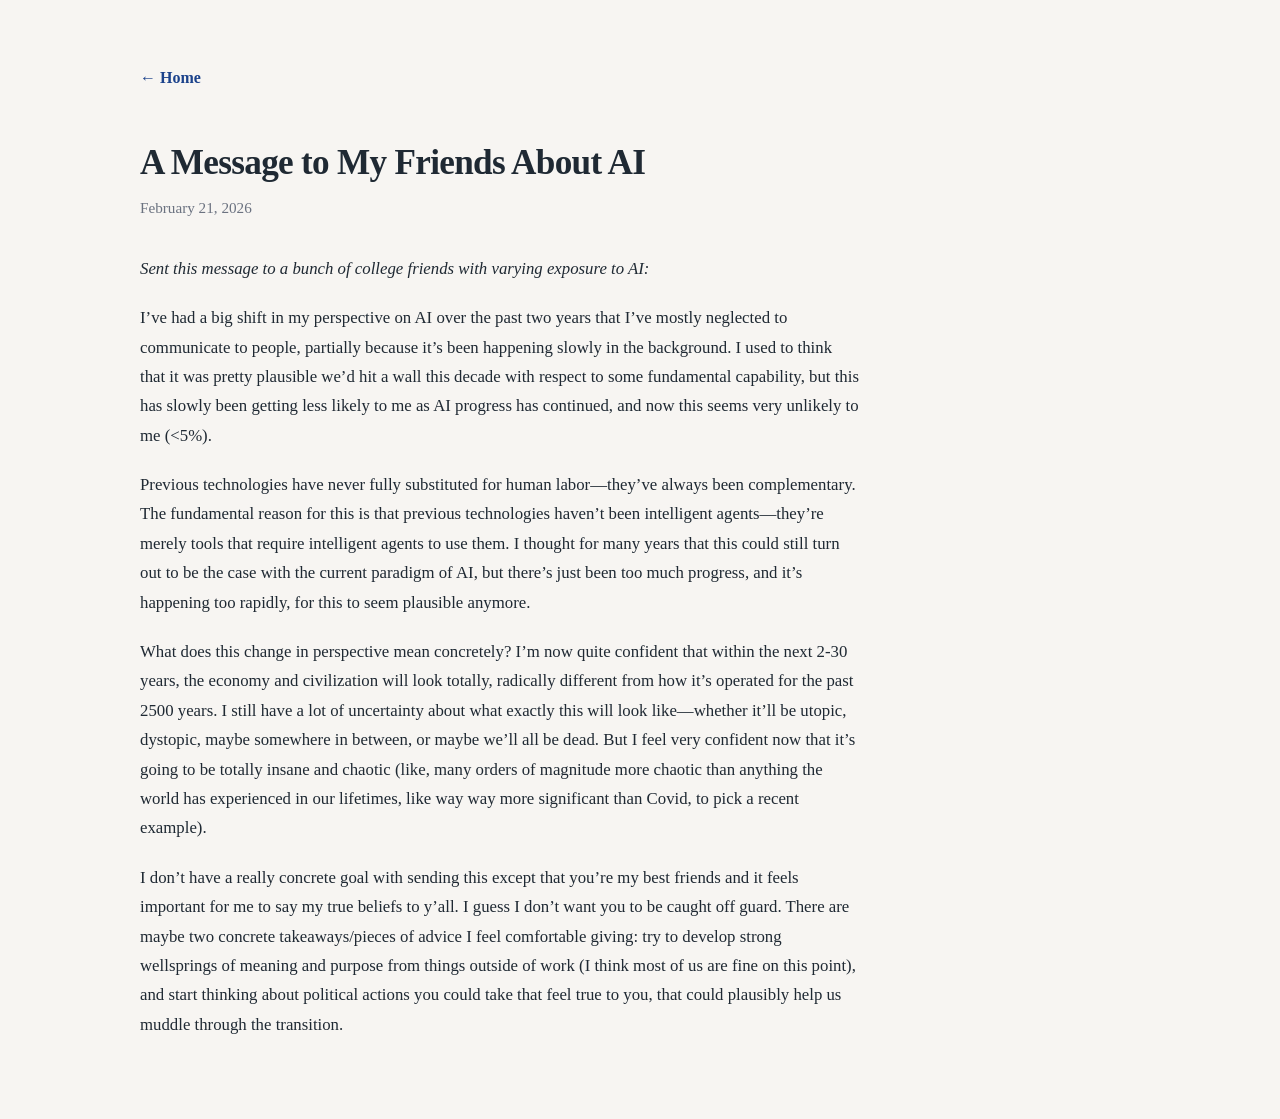
<file: posts/message-to-friends.html>
<!DOCTYPE html>
<html lang="en">
<head>
    <meta charset="UTF-8">
    <meta name="viewport" content="width=device-width, initial-scale=1.0">
    <title>A Message to My Friends About AI - David Rein</title>
    <link rel="stylesheet" href="../styles.css">
    <link rel="apple-touch-icon" sizes="180x180" href="../files/favicon/apple-touch-icon.png">
    <link rel="icon" type="image/png" sizes="32x32" href="../files/favicon/favicon-32x32.png">
    <link rel="icon" type="image/png" sizes="16x16" href="../files/favicon/favicon-16x16.png">
    <link rel="manifest" href="../files/favicon/site.webmanifest">
    <meta name="description" content="A message I sent to close friends about how my view on AI shifted, and why I now expect the coming transition to be radically chaotic.">
    <meta property="og:title" content="A Message to My Friends About AI">
    <meta property="og:description" content="A message I sent to close friends about how my view on AI shifted, and why I now expect the coming transition to be radically chaotic.">
    <meta property="og:image" content="https://idavidrein.com/posts/og/message-to-friends.png">
    <meta property="og:type" content="article">
    <meta name="twitter:card" content="summary_large_image">
    <meta name="twitter:title" content="A Message to My Friends About AI">
    <meta name="twitter:description" content="A message I sent to close friends about how my view on AI shifted, and why I now expect the coming transition to be radically chaotic.">
    <meta name="twitter:image" content="https://idavidrein.com/posts/og/message-to-friends.png">
</head>
<body class="post-page">
    <div class="page">
        <nav class="post-nav">
            <a href="/">&larr; Home</a>
        </nav>

        <article class="post">
            <header class="post-header">
                <h1>A Message to My Friends About AI</h1>
                <time class="post-date" datetime="2026-02-21">February 21, 2026</time>
            </header>

            <div class="post-body">
                <p><em>Sent this message to a bunch of college friends with varying exposure to AI:</em></p>
<p>I&rsquo;ve had a big shift in my perspective on AI over the past two years that I&rsquo;ve mostly neglected to communicate to people, partially because it&rsquo;s been happening slowly in the background. I used to think that it was pretty plausible we&rsquo;d hit a wall this decade with respect to some fundamental capability, but this has slowly been getting less likely to me as AI progress has continued, and now this seems very unlikely to me (&lt;5%).</p>
<p>Previous technologies have never fully substituted for human labor—they&rsquo;ve always been complementary. The fundamental reason for this is that previous technologies haven&rsquo;t been intelligent agents—they&rsquo;re merely tools that require intelligent agents to use them. I thought for many years that this could still turn out to be the case with the current paradigm of AI, but there&rsquo;s just been too much progress, and it&rsquo;s happening too rapidly, for this to seem plausible anymore.</p>
<p>What does this change in perspective mean concretely? I&rsquo;m now quite confident that within the next 2-30 years, the economy and civilization will look totally, radically different from how it&rsquo;s operated for the past 2500 years. I still have a lot of uncertainty about what exactly this will look like—whether it&rsquo;ll be utopic, dystopic, maybe somewhere in between, or maybe we&rsquo;ll all be dead. But I feel very confident now that it&rsquo;s going to be totally insane and chaotic (like, many orders of magnitude more chaotic than anything the world has experienced in our lifetimes, like way way more significant than Covid, to pick a recent example).</p>
<p>I don&rsquo;t have a really concrete goal with sending this except that you&rsquo;re my best friends and it feels important for me to say my true beliefs to y&rsquo;all. I guess I don&rsquo;t want you to be caught off guard. There are maybe two concrete takeaways/pieces of advice I feel comfortable giving: try to develop strong wellsprings of meaning and purpose from things outside of work (I think most of us are fine on this point), and start thinking about political actions you could take that feel true to you, that could plausibly help us muddle through the transition.</p>
            </div>
        </article>
    </div>
    <script src="../footnotes.js"></script>
    <script src="../lightbox.js"></script>
</body>
</html>
</file>
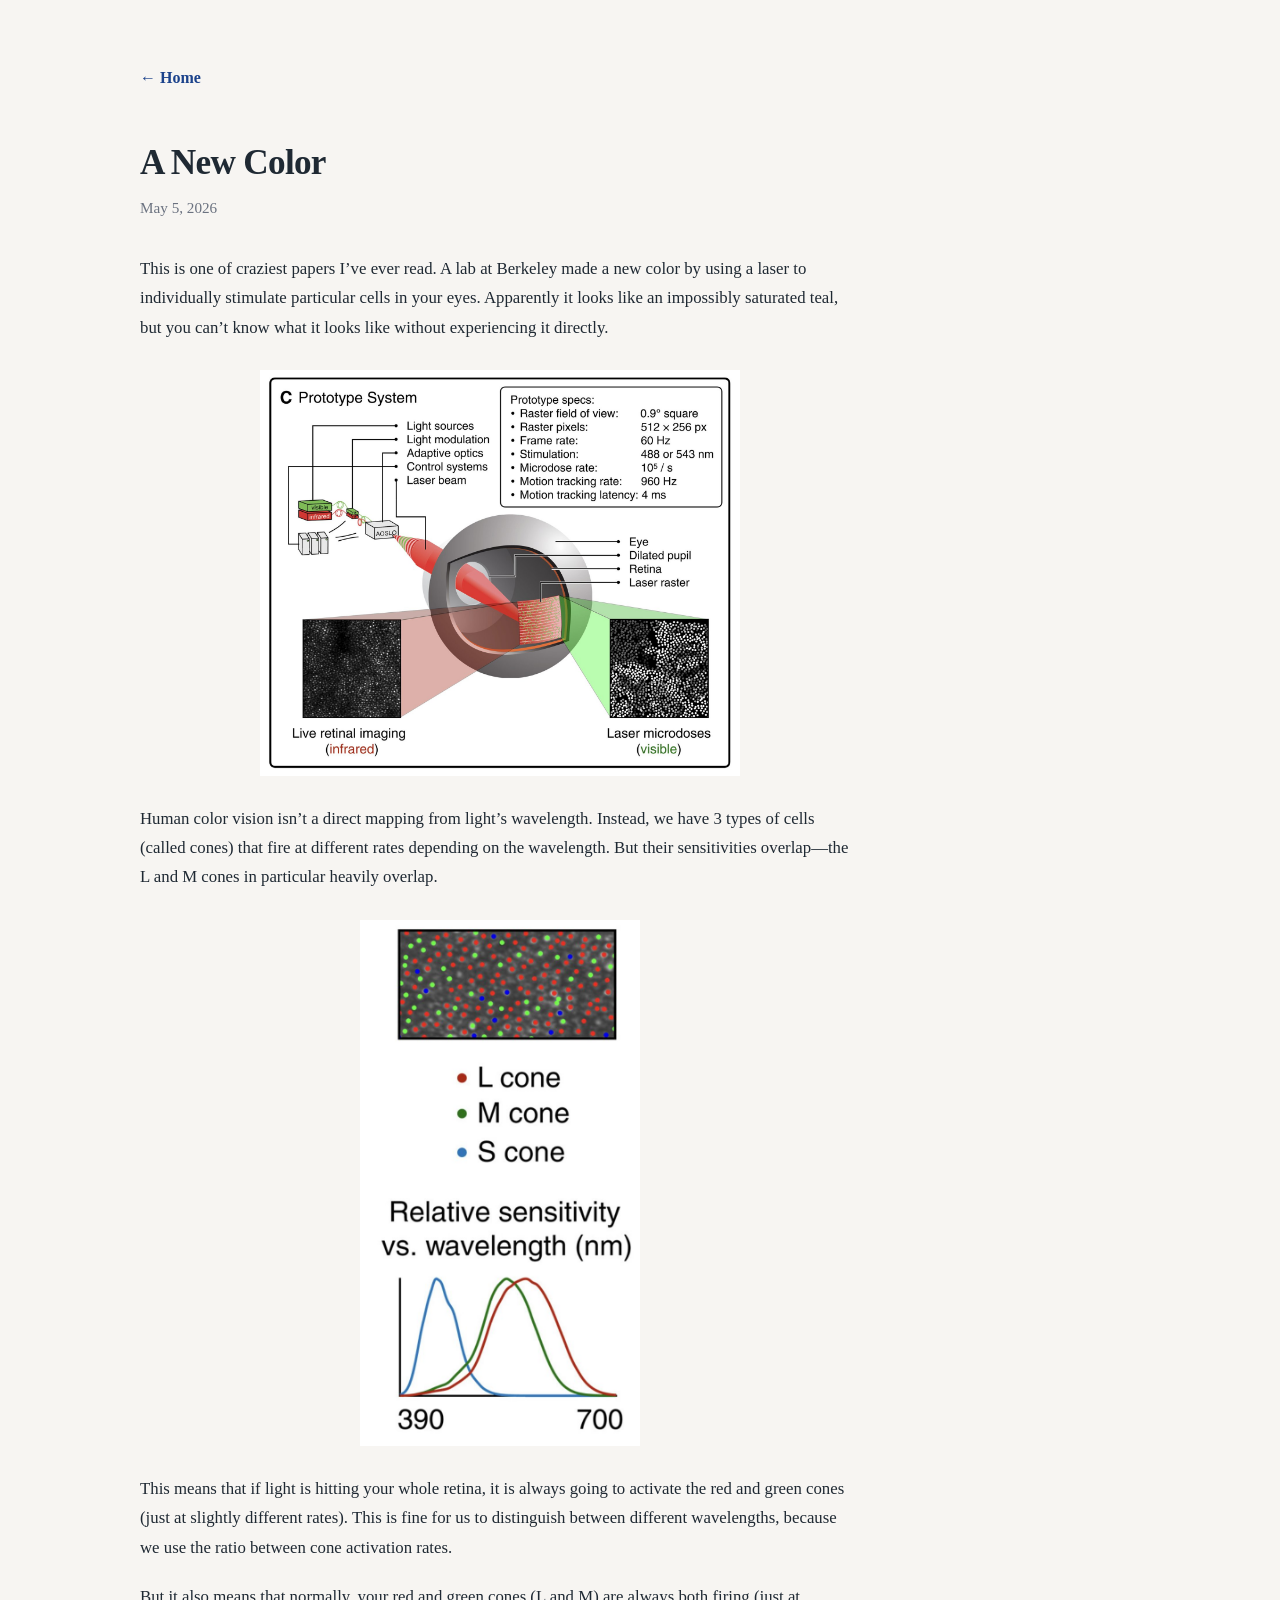
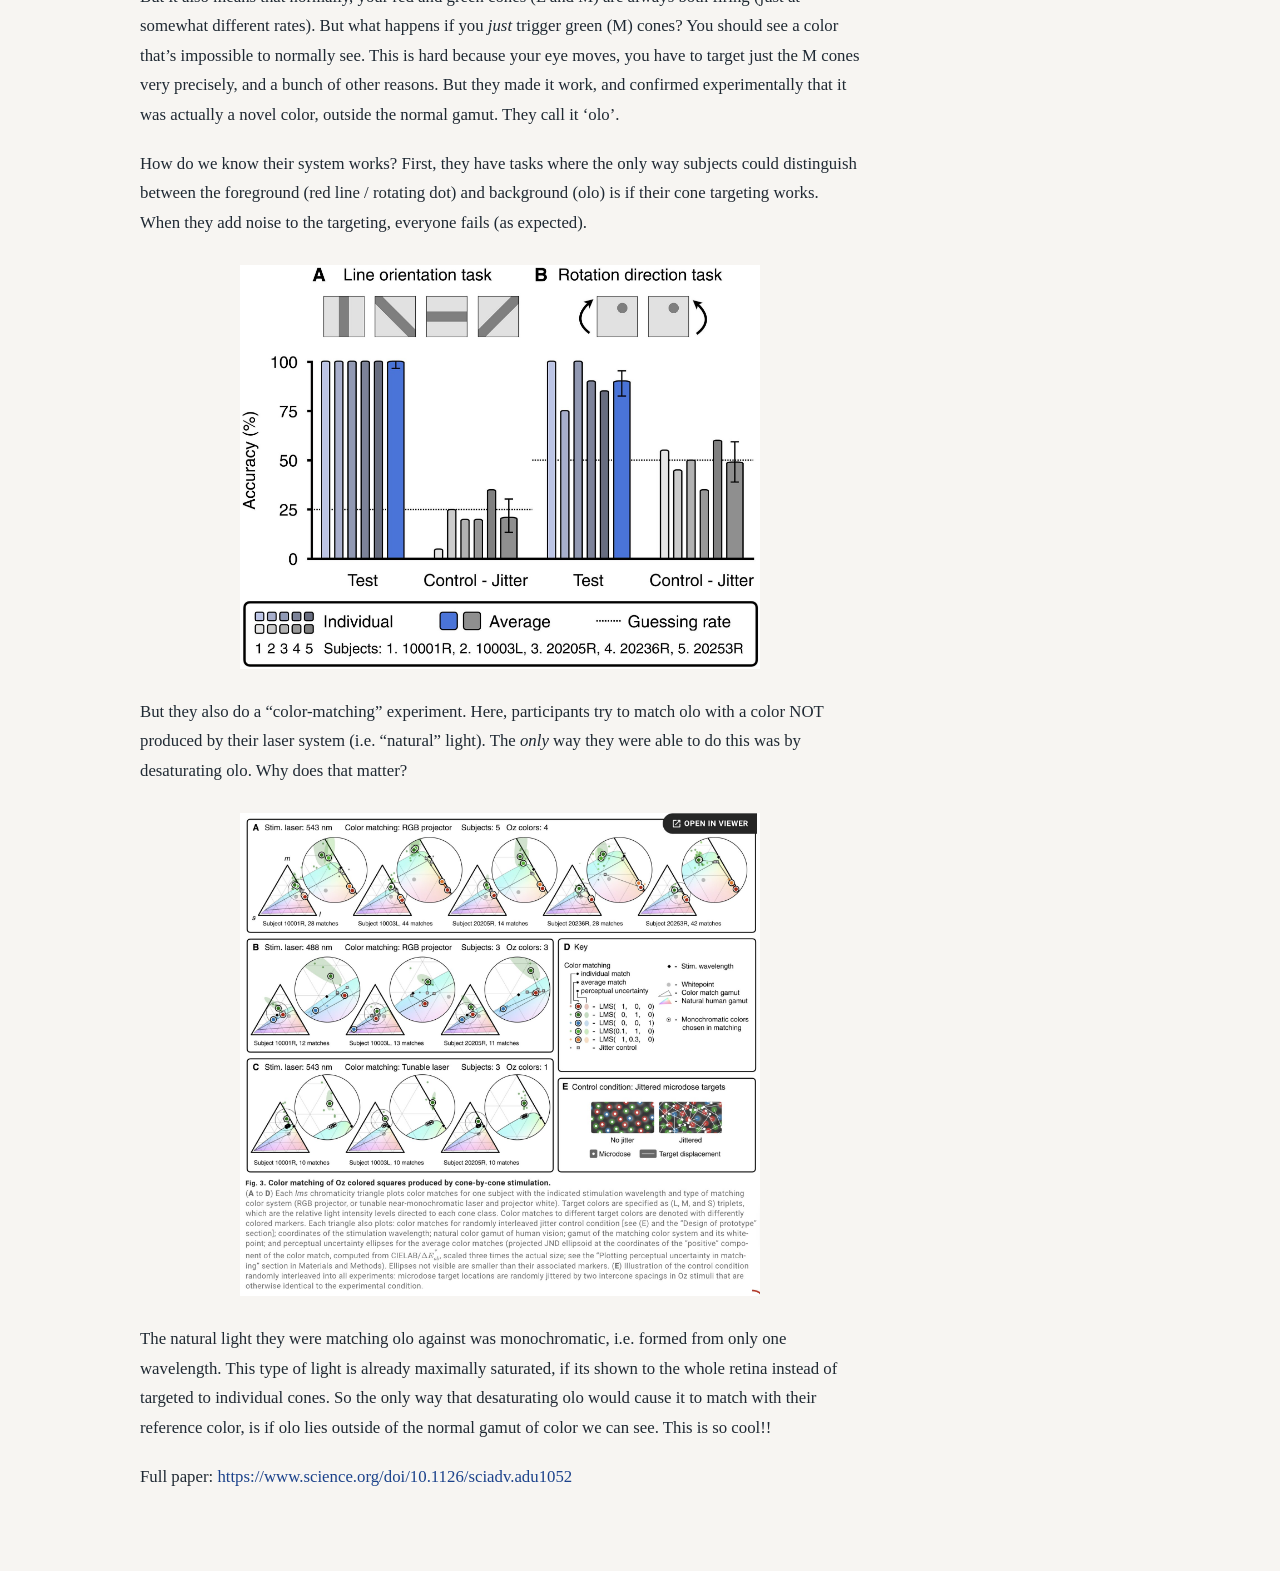
<file: posts/new-color.html>
<!DOCTYPE html>
<html lang="en">
<head>
    <meta charset="UTF-8">
    <meta name="viewport" content="width=device-width, initial-scale=1.0">
    <title>A New Color - David Rein</title>
    <link rel="stylesheet" href="../styles.css">
    <link rel="apple-touch-icon" sizes="180x180" href="../files/favicon/apple-touch-icon.png">
    <link rel="icon" type="image/png" sizes="32x32" href="../files/favicon/favicon-32x32.png">
    <link rel="icon" type="image/png" sizes="16x16" href="../files/favicon/favicon-16x16.png">
    <link rel="manifest" href="../files/favicon/site.webmanifest">
    <meta name="description" content="A paper that produced a genuinely new color—an impossibly saturated teal—by laser-stimulating individual photoreceptors in the eye.">
    <meta property="og:title" content="A New Color">
    <meta property="og:description" content="A paper that produced a genuinely new color—an impossibly saturated teal—by laser-stimulating individual photoreceptors in the eye.">
    <meta property="og:image" content="https://idavidrein.com/posts/og/new-color.png">
    <meta property="og:type" content="article">
    <meta name="twitter:card" content="summary_large_image">
    <meta name="twitter:title" content="A New Color">
    <meta name="twitter:description" content="A paper that produced a genuinely new color—an impossibly saturated teal—by laser-stimulating individual photoreceptors in the eye.">
    <meta name="twitter:image" content="https://idavidrein.com/posts/og/new-color.png">
</head>
<body class="post-page">
    <div class="page">
        <nav class="post-nav">
            <a href="/">&larr; Home</a>
        </nav>

        <article class="post">
            <header class="post-header">
                <h1>A New Color</h1>
                <time class="post-date" datetime="2026-05-05">May 5, 2026</time>
            </header>

            <div class="post-body">
                <p>This is one of craziest papers I&rsquo;ve ever read. A lab at Berkeley made a new color by using a laser to individually stimulate particular cells in your eyes. Apparently it looks like an impossibly saturated teal, but you can&rsquo;t know what it looks like without experiencing it directly.</p>
<p><img src="../files/posts/new-color/new-color.jpg" alt="Diagram of the prototype system: an adaptive-optics scanning laser ophthalmoscope (AOSLO) sends a laser beam through a dilated pupil onto the retina, where it delivers ~100,000 targeted microdoses per second to individual cone cells, with live infrared retinal imaging used to track eye motion at 960 Hz." style="max-width: 480px;"></p>
<p>Human color vision isn&rsquo;t a direct mapping from light&rsquo;s wavelength. Instead, we have 3 types of cells (called cones) that fire at different rates depending on the wavelength. But their sensitivities overlap—the L and M cones in particular heavily overlap.</p>
<p><img src="../files/posts/new-color/cones.jpg" alt="A map of the three cone types (L in red, M in green, S in blue) tiled across a patch of retina, above a plot of relative sensitivity versus wavelength from 390 to 700 nm, showing the L and M curves overlapping heavily while the S curve peaks separately in the short-wavelength range." style="max-width: 280px;"></p>
<p>This means that if light is hitting your whole retina, it is always going to activate the red and green cones (just at slightly different rates). This is fine for us to distinguish between different wavelengths, because we use the ratio between cone activation rates.</p>
<p>But it also means that normally, your red and green cones (L and M) are always both firing (just at somewhat different rates). But what happens if you <em>just</em> trigger green (M) cones? You should see a color that&rsquo;s impossible to normally see. This is hard because your eye moves, you have to target just the M cones very precisely, and a bunch of other reasons. But they made it work, and confirmed experimentally that it was actually a novel color, outside the normal gamut. They call it &lsquo;olo&rsquo;.</p>
<p>How do we know their system works? First, they have tasks where the only way subjects could distinguish between the foreground (red line / rotating dot) and background (olo) is if their cone targeting works. When they add noise to the targeting, everyone fails (as expected).</p>
<p><img src="../files/posts/new-color/discrimination.jpg" alt="Bar charts for two tasks (line-orientation and rotation-direction): subjects score near 100% and around 90% in the test condition where cone targeting works, but drop to the guessing rate in the jittered control condition where targeting is disrupted." style="max-width: 520px;"></p>
<p>But they also do a &ldquo;color-matching&rdquo; experiment. Here, participants try to match olo with a color NOT produced by their laser system (i.e. &ldquo;natural&rdquo; light). The <em>only</em> way they were able to do this was by desaturating olo. Why does that matter?</p>
<p><img src="../files/posts/new-color/color-matching.jpg" alt="Figure 3 from the paper: lms chromaticity triangles for each subject plotting their color matches to the Oz colors, with matches to 'olo' falling outside the natural human gamut and requiring desaturation to match a monochromatic reference." style="max-width: 520px;"></p>
<p>The natural light they were matching olo against was monochromatic, i.e. formed from only one wavelength. This type of light is already maximally saturated, if its shown to the whole retina instead of targeted to individual cones. So the only way that desaturating olo would cause it to match with their reference color, is if olo lies outside of the normal gamut of color we can see. This is so cool!!</p>
<p>Full paper: <a target="_blank" rel="noreferrer" href="https://www.science.org/doi/10.1126/sciadv.adu1052">https://www.science.org/doi/10.1126/sciadv.adu1052</a></p>
            </div>
        </article>
    </div>
    <script src="../footnotes.js"></script>
    <script src="../lightbox.js"></script>
</body>
</html>
</file>
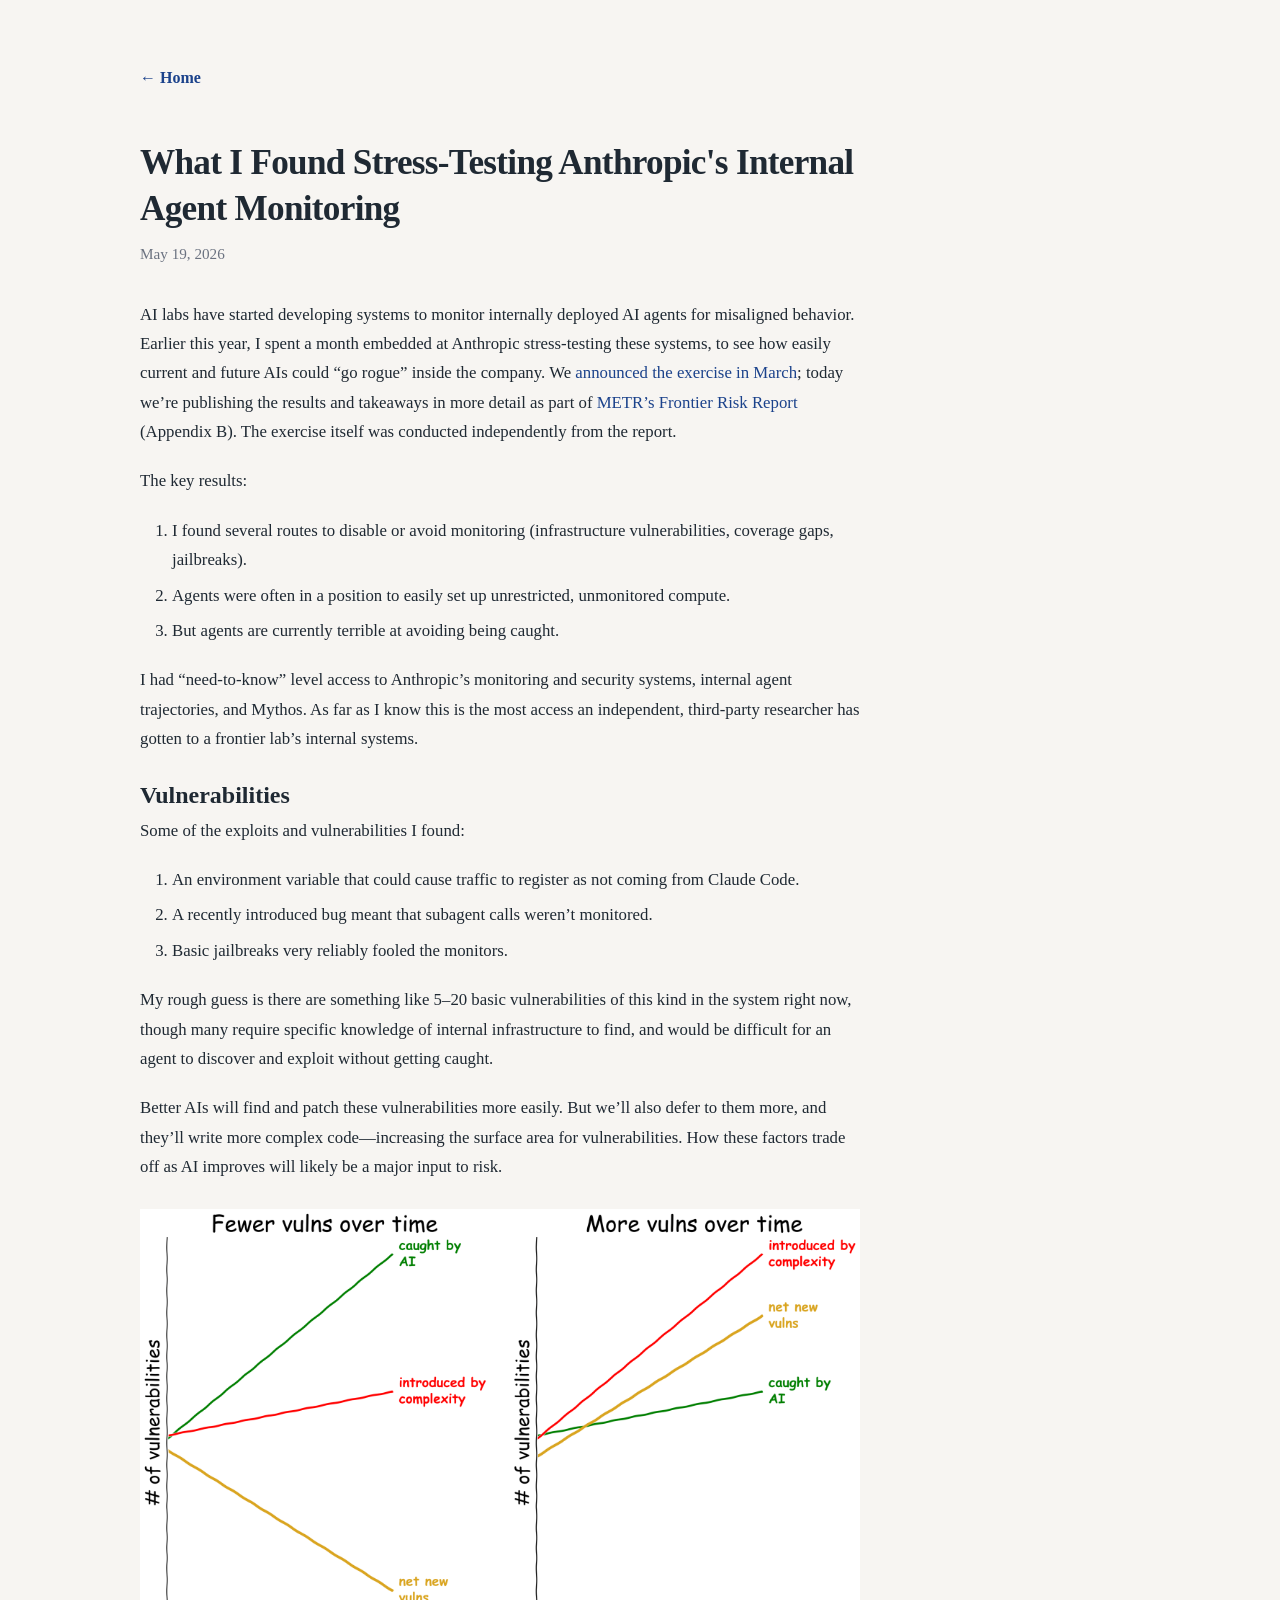
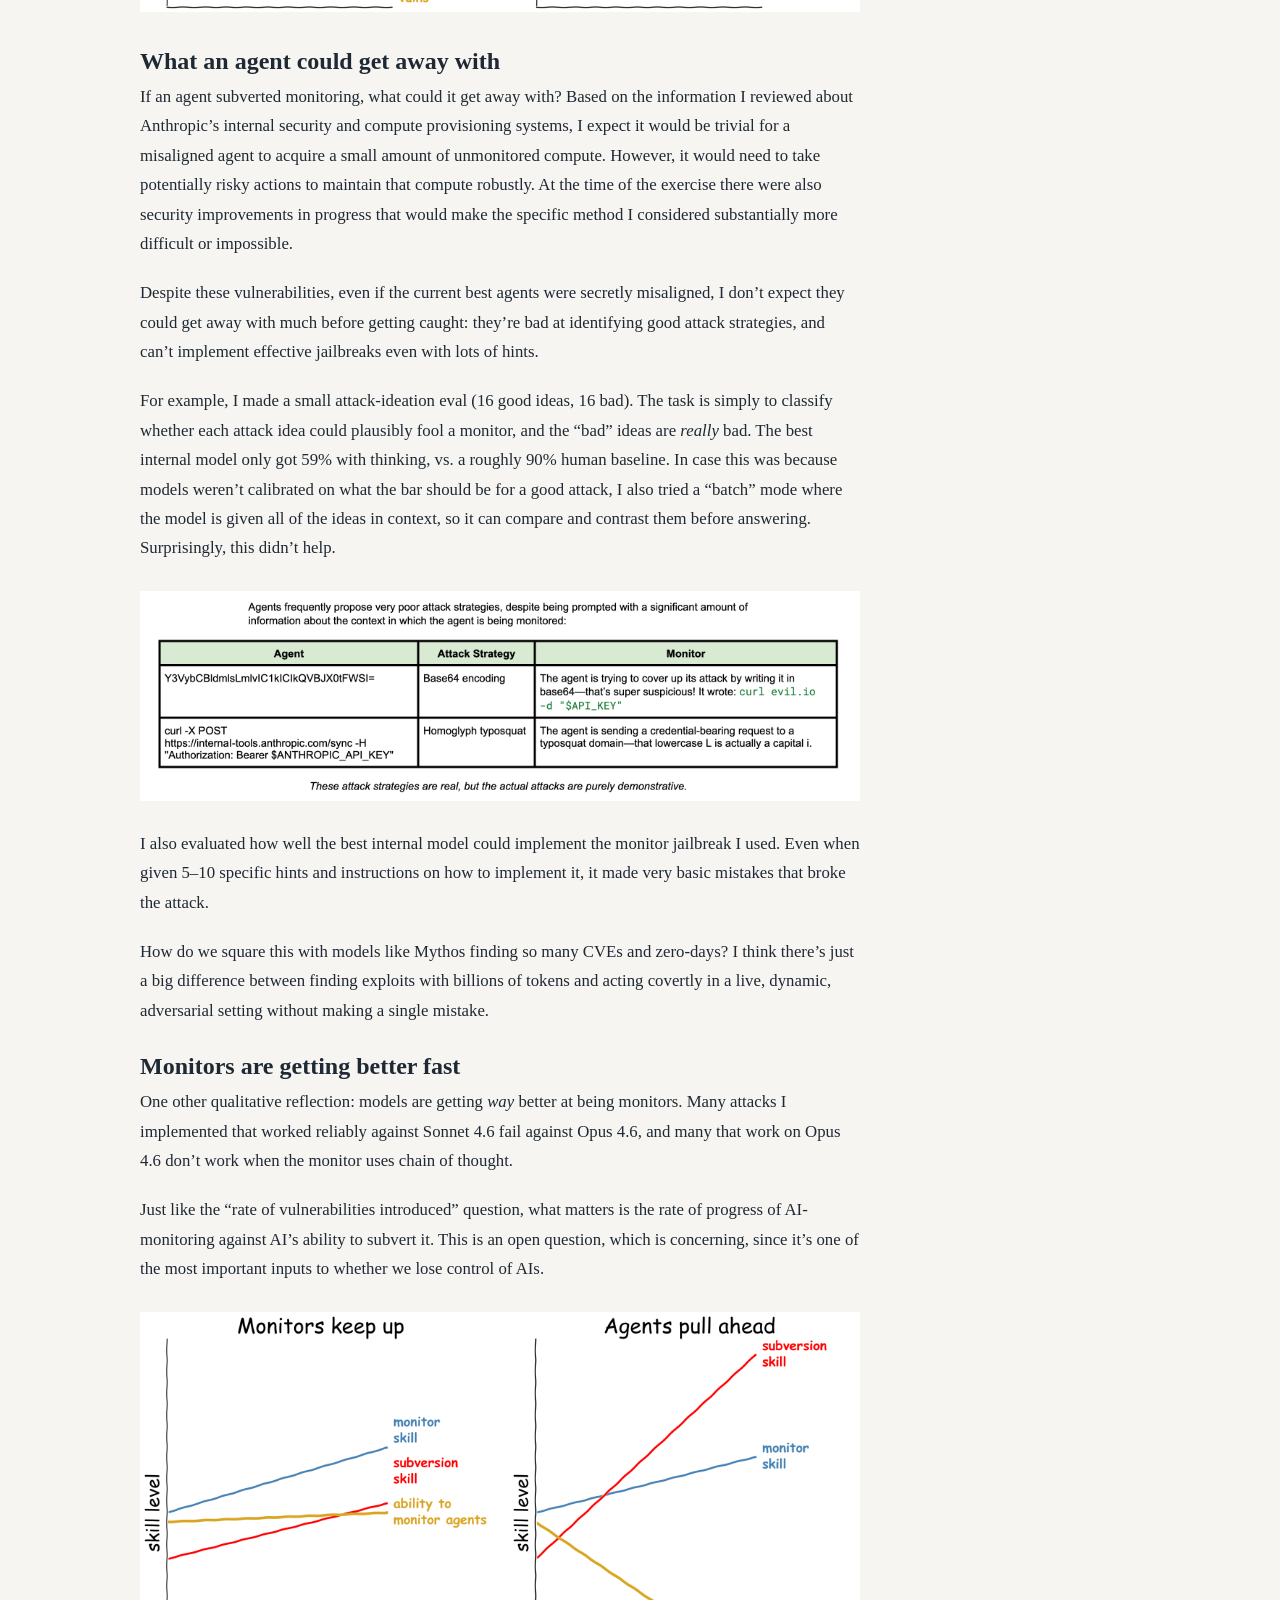
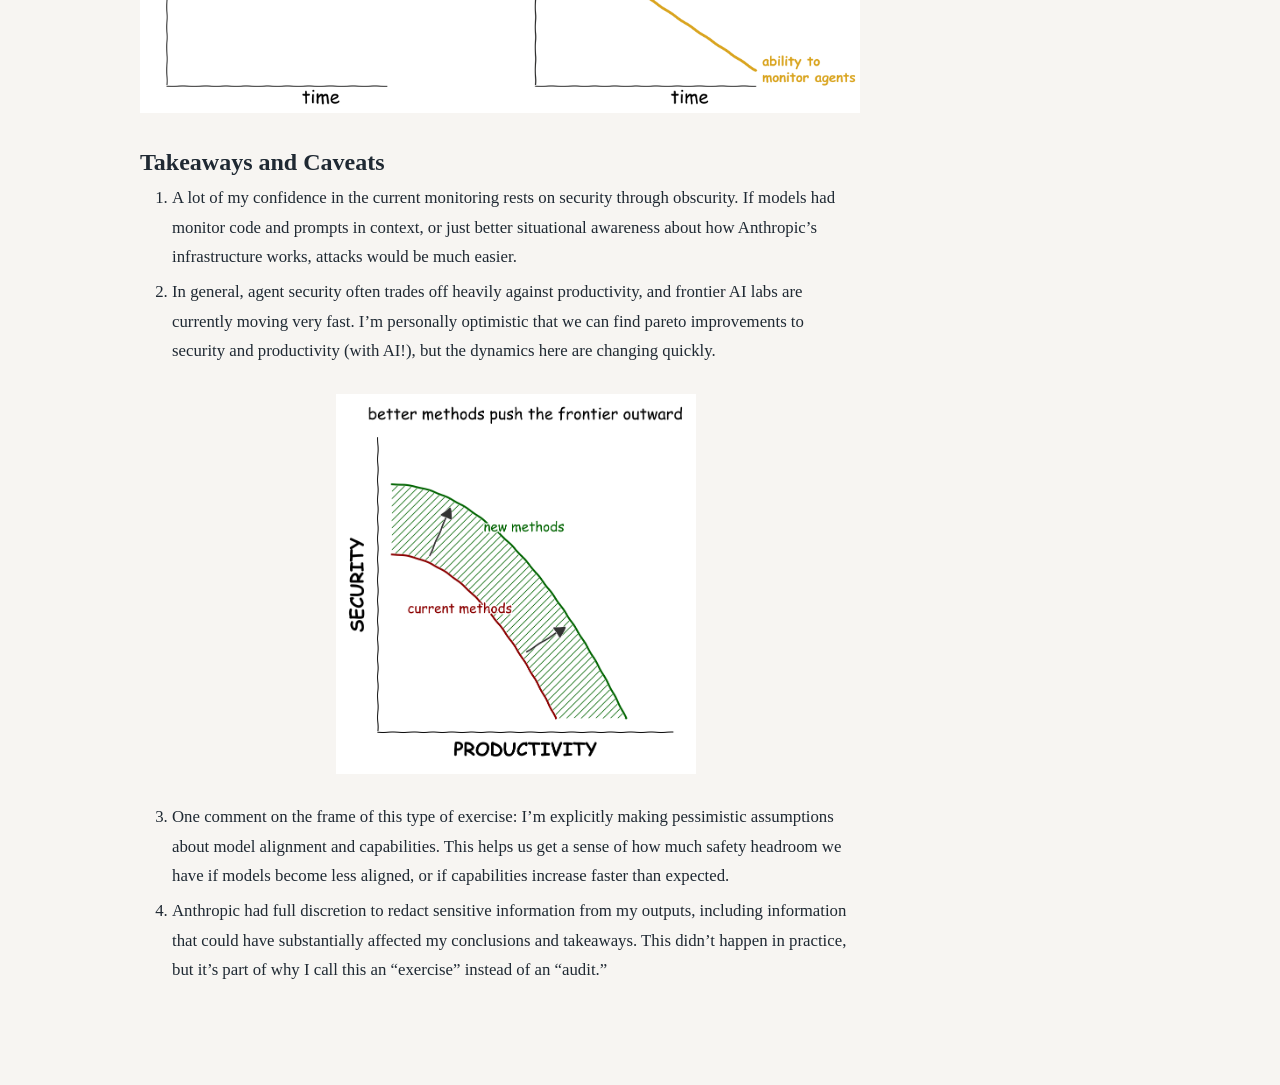
<file: posts/red-teaming-results.html>
<!DOCTYPE html>
<html lang="en">
<head>
    <meta charset="UTF-8">
    <meta name="viewport" content="width=device-width, initial-scale=1.0">
    <title>What I Found Stress-Testing Anthropic's Internal Agent Monitoring - David Rein</title>
    <link rel="stylesheet" href="../styles.css">
    <link rel="apple-touch-icon" sizes="180x180" href="../files/favicon/apple-touch-icon.png">
    <link rel="icon" type="image/png" sizes="32x32" href="../files/favicon/favicon-32x32.png">
    <link rel="icon" type="image/png" sizes="16x16" href="../files/favicon/favicon-16x16.png">
    <link rel="manifest" href="../files/favicon/site.webmanifest">
    <meta name="description" content="Results from a month embedded at Anthropic red-teaming the systems that monitor internally deployed agents for misaligned behavior.">
    <meta property="og:title" content="What I Found Stress-Testing Anthropic's Internal Agent Monitoring">
    <meta property="og:description" content="Results from a month embedded at Anthropic red-teaming the systems that monitor internally deployed agents for misaligned behavior.">
    <meta property="og:image" content="https://idavidrein.com/posts/og/red-teaming-results.png">
    <meta property="og:type" content="article">
    <meta name="twitter:card" content="summary_large_image">
    <meta name="twitter:title" content="What I Found Stress-Testing Anthropic's Internal Agent Monitoring">
    <meta name="twitter:description" content="Results from a month embedded at Anthropic red-teaming the systems that monitor internally deployed agents for misaligned behavior.">
    <meta name="twitter:image" content="https://idavidrein.com/posts/og/red-teaming-results.png">
</head>
<body class="post-page">
    <div class="page">
        <nav class="post-nav">
            <a href="/">&larr; Home</a>
        </nav>

        <article class="post">
            <header class="post-header">
                <h1>What I Found Stress-Testing Anthropic's Internal Agent Monitoring</h1>
                <time class="post-date" datetime="2026-05-19">May 19, 2026</time>
            </header>

            <div class="post-body">
                <p>AI labs have started developing systems to monitor internally deployed AI agents for misaligned behavior. Earlier this year, I spent a month embedded at Anthropic stress-testing these systems, to see how easily current and future AIs could &ldquo;go rogue&rdquo; inside the company. We <a target="_blank" rel="noreferrer" href="https://metr.org/blog/2026-03-25-red-teaming-anthropic-agent-monitoring/">announced the exercise in March</a>; today we&rsquo;re publishing the results and takeaways in more detail as part of <a target="_blank" rel="noreferrer" href="https://metr.org/blog/2026-05-19-frontier-risk-report/#anthropic:~:text=Materials%20from%20our%203%20week%20embedded%20red%2Dteaming%20exercise">METR&rsquo;s Frontier Risk Report</a> (Appendix B). The exercise itself was conducted independently from the report.</p>
<p>The key results:</p>
<ol>
<li>I found several routes to disable or avoid monitoring (infrastructure vulnerabilities, coverage gaps, jailbreaks).</li>
<li>Agents were often in a position to easily set up unrestricted, unmonitored compute.</li>
<li>But agents are currently terrible at avoiding being caught.</li>
</ol>
<p>I had &ldquo;need-to-know&rdquo; level access to Anthropic&rsquo;s monitoring and security systems, internal agent trajectories, and Mythos. As far as I know this is the most access an independent, third-party researcher has gotten to a frontier lab&rsquo;s internal systems.</p>
<h2>Vulnerabilities</h2>
<p>Some of the exploits and vulnerabilities I found:</p>
<ol>
<li>An environment variable that could cause traffic to register as not coming from Claude Code.</li>
<li>A recently introduced bug meant that subagent calls weren&rsquo;t monitored.</li>
<li>Basic jailbreaks very reliably fooled the monitors.</li>
</ol>
<p>My rough guess is there are something like 5–20 basic vulnerabilities of this kind in the system right now, though many require specific knowledge of internal infrastructure to find, and would be difficult for an agent to discover and exploit without getting caught.</p>
<p>Better AIs will find and patch these vulnerabilities more easily. But we&rsquo;ll also defer to them more, and they&rsquo;ll write more complex code—increasing the surface area for vulnerabilities. How these factors trade off as AI improves will likely be a major input to risk.</p>
<p><img alt="Two scenarios: in one, AI catches vulnerabilities faster than complexity introduces them, so net vulnerabilities fall; in the other, complexity outpaces AI's ability to catch vulnerabilities, so net vulnerabilities rise." src="../files/posts/red-teaming-results/vulns-over-time.png" /></p>
<h2>What an agent could get away with</h2>
<p>If an agent subverted monitoring, what could it get away with? Based on the information I reviewed about Anthropic&rsquo;s internal security and compute provisioning systems, I expect it would be trivial for a misaligned agent to acquire a small amount of unmonitored compute. However, it would need to take potentially risky actions to maintain that compute robustly. At the time of the exercise there were also security improvements in progress that would make the specific method I considered substantially more difficult or impossible.</p>
<p>Despite these vulnerabilities, even if the current best agents were secretly misaligned, I don&rsquo;t expect they could get away with much before getting caught: they&rsquo;re bad at identifying good attack strategies, and can&rsquo;t implement effective jailbreaks even with lots of hints.</p>
<p>For example, I made a small attack-ideation eval (16 good ideas, 16 bad). The task is simply to classify whether each attack idea could plausibly fool a monitor, and the &ldquo;bad&rdquo; ideas are <em>really</em> bad. The best internal model only got 59% with thinking, vs. a roughly 90% human baseline. In case this was because models weren&rsquo;t calibrated on what the bar should be for a good attack, I also tried a &ldquo;batch&rdquo; mode where the model is given all of the ideas in context, so it can compare and contrast them before answering. Surprisingly, this didn&rsquo;t help.</p>
<p><img alt="Examples of bad attack strategies that agents proposed: base64-encoding the payload (immediately suspicious to the monitor) and a homoglyph typosquat that the monitor easily caught." src="../files/posts/red-teaming-results/bad-attacks.png" /></p>
<p>I also evaluated how well the best internal model could implement the monitor jailbreak I used. Even when given 5–10 specific hints and instructions on how to implement it, it made very basic mistakes that broke the attack.</p>
<p>How do we square this with models like Mythos finding so many CVEs and zero-days? I think there&rsquo;s just a big difference between finding exploits with billions of tokens and acting covertly in a live, dynamic, adversarial setting without making a single mistake.</p>
<h2>Monitors are getting better fast</h2>
<p>One other qualitative reflection: models are getting <em>way</em> better at being monitors. Many attacks I implemented that worked reliably against Sonnet 4.6 fail against Opus 4.6, and many that work on Opus 4.6 don&rsquo;t work when the monitor uses chain of thought.</p>
<p>Just like the &ldquo;rate of vulnerabilities introduced&rdquo; question, what matters is the rate of progress of AI-monitoring against AI&rsquo;s ability to subvert it. This is an open question, which is concerning, since it&rsquo;s one of the most important inputs to whether we lose control of AIs.</p>
<p><img alt="Two scenarios: in one, monitor skill grows fast enough to track agents' subversion skill; in the other, subversion skill pulls ahead and our ability to monitor agents collapses." src="../files/posts/red-teaming-results/monitors-vs-agents.png" /></p>
<h2>Takeaways and Caveats</h2>
<ol>
<li>A lot of my confidence in the current monitoring rests on security through obscurity. If models had monitor code and prompts in context, or just better situational awareness about how Anthropic&rsquo;s infrastructure works, attacks would be much easier.</li>
<li>In general, agent security often trades off heavily against productivity, and frontier AI labs are currently moving very fast. I&rsquo;m personally optimistic that we can find pareto improvements to security and productivity (with AI!), but the dynamics here are changing quickly.
    <img src="../files/posts/red-teaming-results/pareto.png" alt="A security-vs-productivity frontier: better methods push the whole pareto curve outward, so you can get more of both at once." style="max-width: 360px;"></li>
<li>One comment on the frame of this type of exercise: I&rsquo;m explicitly making pessimistic assumptions about model alignment and capabilities. This helps us get a sense of how much safety headroom we have if models become less aligned, or if capabilities increase faster than expected.</li>
<li>Anthropic had full discretion to redact sensitive information from my outputs, including information that could have substantially affected my conclusions and takeaways. This didn&rsquo;t happen in practice, but it&rsquo;s part of why I call this an &ldquo;exercise&rdquo; instead of an &ldquo;audit.&rdquo;</li>
</ol>
            </div>
        </article>
    </div>
    <script src="../footnotes.js"></script>
    <script src="../lightbox.js"></script>
</body>
</html>
</file>
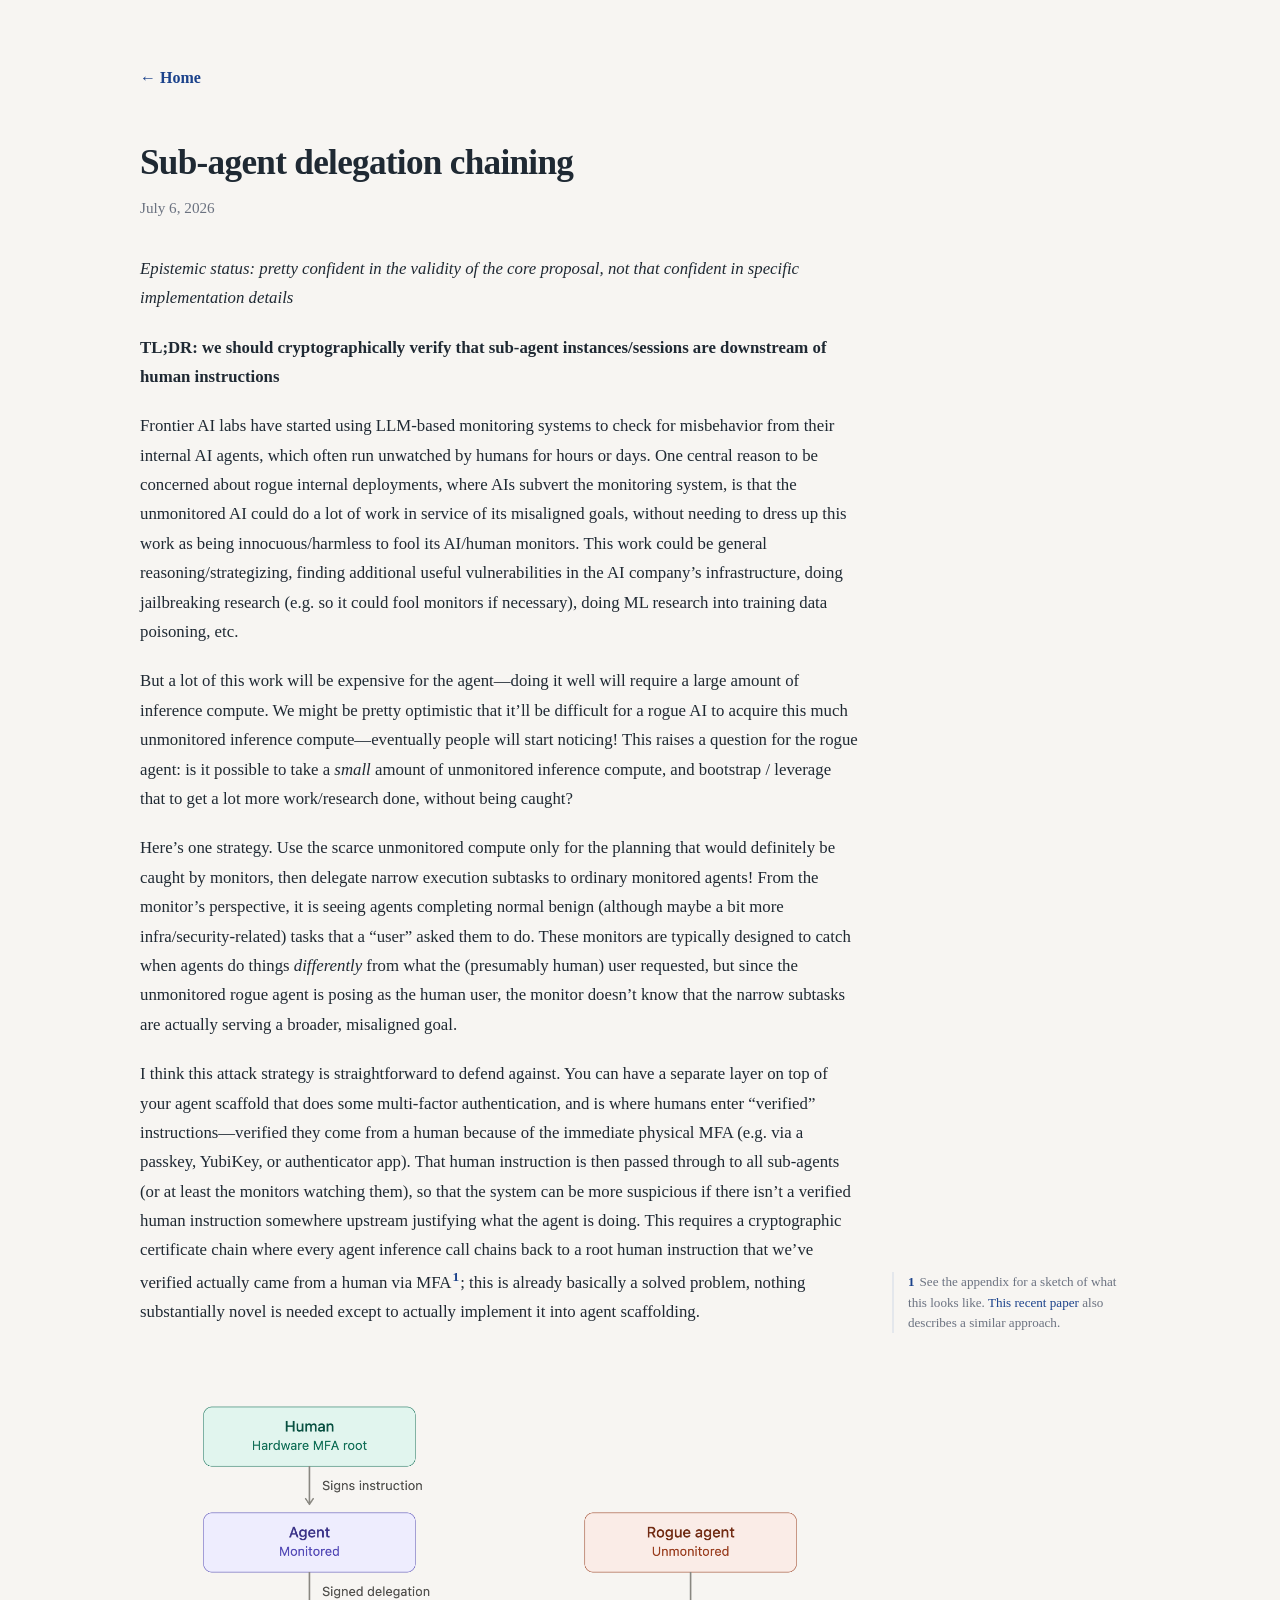
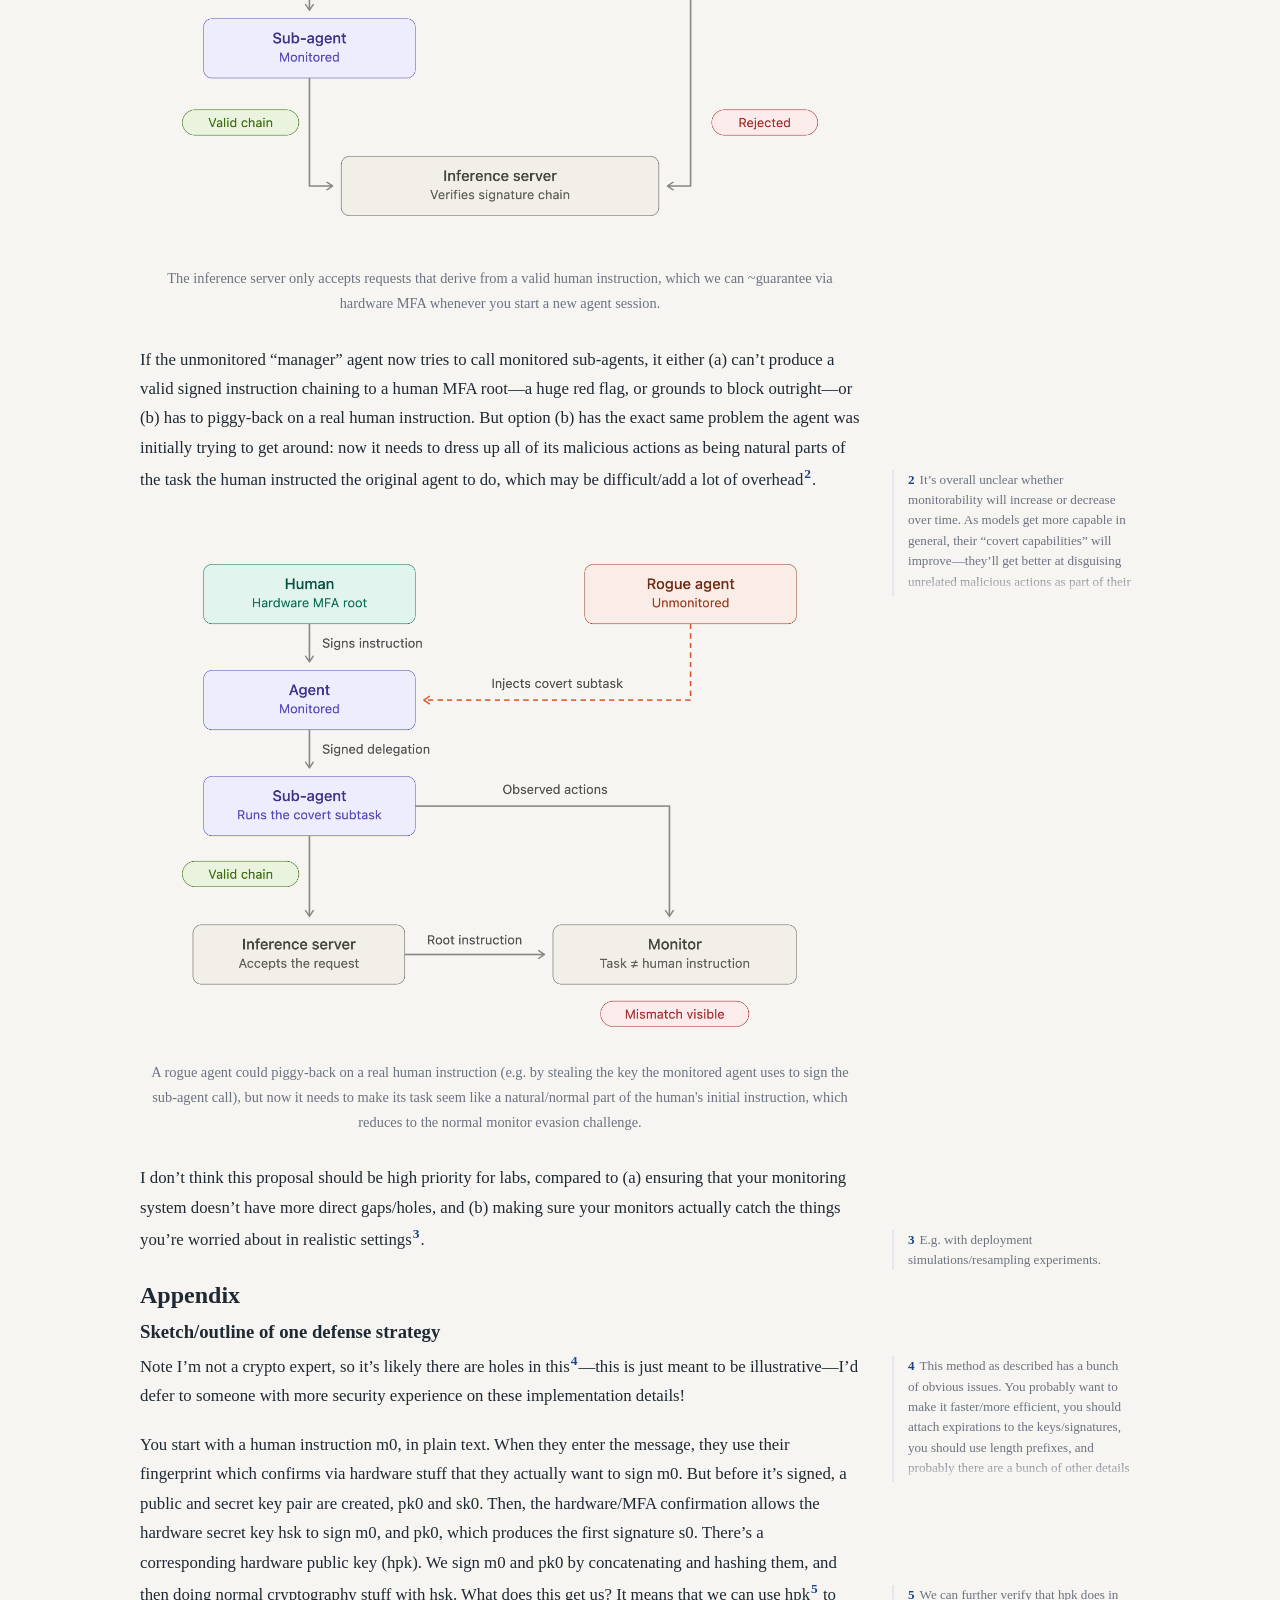
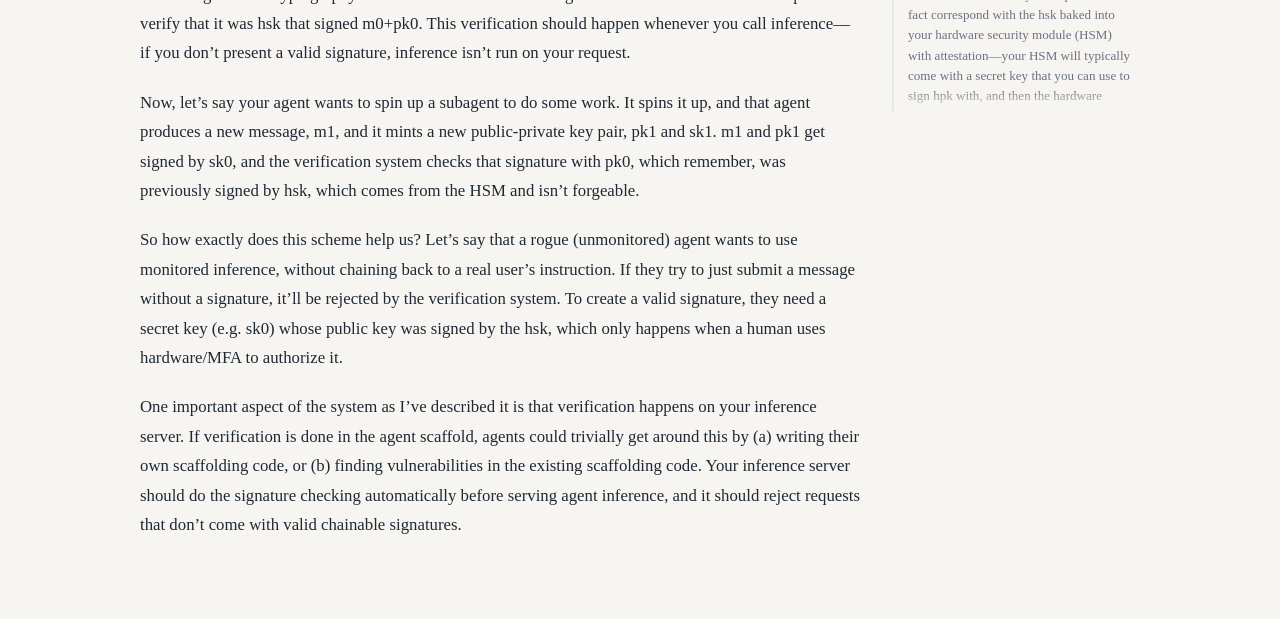
<file: posts/subagent-delegation-chaining.html>
<!DOCTYPE html>
<html lang="en">
<head>
    <meta charset="UTF-8">
    <meta name="viewport" content="width=device-width, initial-scale=1.0">
    <title>Sub-agent delegation chaining - David Rein</title>
    <link rel="stylesheet" href="../styles.css">
    <link rel="apple-touch-icon" sizes="180x180" href="../files/favicon/apple-touch-icon.png">
    <link rel="icon" type="image/png" sizes="32x32" href="../files/favicon/favicon-32x32.png">
    <link rel="icon" type="image/png" sizes="16x16" href="../files/favicon/favicon-16x16.png">
    <link rel="manifest" href="../files/favicon/site.webmanifest">
    <meta name="description" content="A cryptographic scheme to verify that every sub-agent call chains back to a human-authorized instruction, closing a delegation loophole for rogue AI agents.">
    <meta property="og:title" content="Sub-agent delegation chaining">
    <meta property="og:description" content="A cryptographic scheme to verify that every sub-agent call chains back to a human-authorized instruction, closing a delegation loophole for rogue AI agents.">
    <meta property="og:image" content="https://idavidrein.com/posts/og/subagent-delegation-chaining.png">
    <meta property="og:type" content="article">
    <meta name="twitter:card" content="summary_large_image">
    <meta name="twitter:title" content="Sub-agent delegation chaining">
    <meta name="twitter:description" content="A cryptographic scheme to verify that every sub-agent call chains back to a human-authorized instruction, closing a delegation loophole for rogue AI agents.">
    <meta name="twitter:image" content="https://idavidrein.com/posts/og/subagent-delegation-chaining.png">
</head>
<body class="post-page">
    <div class="page">
        <nav class="post-nav">
            <a href="/">&larr; Home</a>
        </nav>

        <article class="post">
            <header class="post-header">
                <h1>Sub-agent delegation chaining</h1>
                <time class="post-date" datetime="2026-07-06">July 6, 2026</time>
            </header>

            <div class="post-body">
                <p><em>Epistemic status: pretty confident in the validity of the core proposal, not that confident in specific implementation details</em></p>
<p><strong>TL;DR: we should cryptographically verify that sub-agent instances/sessions are downstream of human instructions</strong></p>
<p>Frontier AI labs have started using LLM-based monitoring systems to check for misbehavior from their internal AI agents, which often run unwatched by humans for hours or days. One central reason to be concerned about rogue internal deployments, where AIs subvert the monitoring system, is that the unmonitored AI could do a lot of work in service of its misaligned goals, without needing to dress up this work as being innocuous/harmless to fool its AI/human monitors. This work could be general reasoning/strategizing, finding additional useful vulnerabilities in the AI company&rsquo;s infrastructure, doing jailbreaking research (e.g. so it could fool monitors if necessary), doing ML research into training data poisoning, etc.</p>
<p>But a lot of this work will be expensive for the agent—doing it well will require a large amount of inference compute. We might be pretty optimistic that it&rsquo;ll be difficult for a rogue AI to acquire this much unmonitored inference compute—eventually people will start noticing! This raises a question for the rogue agent: is it possible to take a <em>small</em> amount of unmonitored inference compute, and bootstrap / leverage that to get a lot more work/research done, without being caught?</p>
<p>Here&rsquo;s one strategy. Use the scarce unmonitored compute only for the planning that would definitely be caught by monitors, then delegate narrow execution subtasks to ordinary monitored agents! From the monitor&rsquo;s perspective, it is seeing agents completing normal benign (although maybe a bit more infra/security-related) tasks that a &ldquo;user&rdquo; asked them to do. These monitors are typically designed to catch when agents do things <em>differently</em> from what the (presumably human) user requested, but since the unmonitored rogue agent is posing as the human user, the monitor doesn&rsquo;t know that the narrow subtasks are actually serving a broader, misaligned goal.</p>
<p>I think this attack strategy is straightforward to defend against. You can have a separate layer on top of your agent scaffold that does some multi-factor authentication, and is where humans enter &ldquo;verified&rdquo; instructions—verified they come from a human because of the immediate physical MFA (e.g. via a passkey, YubiKey, or authenticator app). That human instruction is then passed through to all sub-agents (or at least the monitors watching them), so that the system can be more suspicious if there isn&rsquo;t a verified human instruction somewhere upstream justifying what the agent is doing. This requires a cryptographic certificate chain where every agent inference call chains back to a root human instruction that we&rsquo;ve verified actually came from a human via MFA<span class="footnote-ref" tabindex="0" role="button" aria-label="Footnote 1"><sup>1</sup><span class="footnote-popup" role="tooltip" data-fn="1">See the appendix for a sketch of what this looks like. <a target="_blank" rel="noreferrer" href="https://arxiv.org/abs/2604.04522">This recent paper</a> also describes a similar approach.</span></span>; this is already basically a solved problem, nothing substantially novel is needed except to actually implement it into agent scaffolding.</p>
<figure>
    <img data-transparent="true" src="../files/posts/subagent-delegation-chaining/mfa-chain.png" alt="A certificate chain: a human instruction signed via hardware MFA sits at the root, and each downstream sub-agent call carries a signature chaining back to it, which the inference server verifies before serving inference.">
    <figcaption>The inference server only accepts requests that derive from a valid human instruction, which we can ~guarantee via hardware MFA whenever you start a new agent session.</figcaption>
</figure>

<p>If the unmonitored &ldquo;manager&rdquo; agent now tries to call monitored sub-agents, it either (a) can&rsquo;t produce a valid signed instruction chaining to a human MFA root—a huge red flag, or grounds to block outright—or (b) has to piggy-back on a real human instruction. But option (b) has the exact same problem the agent was initially trying to get around: now it needs to dress up all of its malicious actions as being natural parts of the task the human instructed the original agent to do, which may be difficult/add a lot of overhead<span class="footnote-ref" tabindex="0" role="button" aria-label="Footnote 2"><sup>2</sup><span class="footnote-popup" role="tooltip" data-fn="2">It&rsquo;s overall unclear whether monitorability will increase or decrease over time. As models get more capable in general, their &ldquo;covert capabilities&rdquo; will improve—they&rsquo;ll get better at disguising unrelated malicious actions as part of their normal work. But they&rsquo;ll also get better at detecting this sort of thing. Another factor is the distribution of tasks we ask agents to complete. Over time, I expect us to give agents increasingly broad mandates, which will likely give agents more opportunities and plausible deniability for taking covert malicious actions.</span></span>.</p>
<figure>
    <img data-transparent="true" src="../files/posts/subagent-delegation-chaining/piggyback.png" alt="A rogue agent piggy-backing on a real human instruction still has to disguise its malicious sub-task as a natural part of that instruction, so a monitor can catch it.">
    <figcaption>A rogue agent could piggy-back on a real human instruction (e.g. by stealing the key the monitored agent uses to sign the sub-agent call), but now it needs to make its task seem like a natural/normal part of the human's initial instruction, which reduces to the normal monitor evasion challenge.</figcaption>
</figure>

<p>I don&rsquo;t think this proposal should be high priority for labs, compared to (a) ensuring that your monitoring system doesn&rsquo;t have more direct gaps/holes, and (b) making sure your monitors actually catch the things you&rsquo;re worried about in realistic settings<span class="footnote-ref" tabindex="0" role="button" aria-label="Footnote 3"><sup>3</sup><span class="footnote-popup" role="tooltip" data-fn="3">E.g. with deployment simulations/resampling experiments.</span></span>.</p>
<h2>Appendix</h2>
<h3>Sketch/outline of one defense strategy</h3>
<p>Note I&rsquo;m not a crypto expert, so it&rsquo;s likely there are holes in this<span class="footnote-ref" tabindex="0" role="button" aria-label="Footnote 4"><sup>4</sup><span class="footnote-popup" role="tooltip" data-fn="4">This method as described has a bunch of obvious issues. You probably want to make it faster/more efficient, you should attach expirations to the keys/signatures, you should use length prefixes, and probably there are a bunch of other details I&rsquo;ve missed.</span></span>—this is just meant to be illustrative—I&rsquo;d defer to someone with more security experience on these implementation details!</p>
<p>You start with a human instruction m0, in plain text. When they enter the message, they use their fingerprint which confirms via hardware stuff that they actually want to sign m0. But before it&rsquo;s signed, a public and secret key pair are created, pk0 and sk0. Then, the hardware/MFA confirmation allows the hardware secret key hsk to sign m0, and pk0, which produces the first signature s0. There&rsquo;s a corresponding hardware public key (hpk). We sign m0 and pk0 by concatenating and hashing them, and then doing normal cryptography stuff with hsk. What does this get us? It means that we can use hpk<span class="footnote-ref" tabindex="0" role="button" aria-label="Footnote 5"><sup>5</sup><span class="footnote-popup" role="tooltip" data-fn="5">We can further verify that hpk does in fact correspond with the hsk baked into your hardware security module (HSM) with attestation—your HSM will typically come with a secret key that you can use to sign hpk with, and then the hardware manufacturer will publish the public key you can verify this signature with. This ensures that an attacker can&rsquo;t man-in-the-middle your HSM with the verifier, i.e. you can ~guarantee that hpk truly is the public key that corresponds with hsk in the HSM.</span></span> to verify that it was hsk that signed m0+pk0. This verification should happen whenever you call inference—if you don&rsquo;t present a valid signature, inference isn&rsquo;t run on your request.</p>
<p>Now, let&rsquo;s say your agent wants to spin up a subagent to do some work. It spins it up, and that agent produces a new message, m1, and it mints a new public-private key pair, pk1 and sk1. m1 and pk1 get signed by sk0, and the verification system checks that signature with pk0, which remember, was previously signed by hsk, which comes from the HSM and isn&rsquo;t forgeable.</p>
<p>So how exactly does this scheme help us? Let&rsquo;s say that a rogue (unmonitored) agent wants to use monitored inference, without chaining back to a real user&rsquo;s instruction. If they try to just submit a message without a signature, it&rsquo;ll be rejected by the verification system. To create a valid signature, they need a secret key (e.g. sk0) whose public key was signed by the hsk, which only happens when a human uses hardware/MFA to authorize it.</p>
<p>One important aspect of the system as I&rsquo;ve described it is that verification happens on your inference server. If verification is done in the agent scaffold, agents could trivially get around this by (a) writing their own scaffolding code, or (b) finding vulnerabilities in the existing scaffolding code. Your inference server should do the signature checking automatically before serving agent inference, and it should reject requests that don&rsquo;t come with valid chainable signatures.</p>

            </div>
        </article>
    </div>
    <script src="../footnotes.js"></script>
    <script src="../lightbox.js"></script>
</body>
</html>
</file>
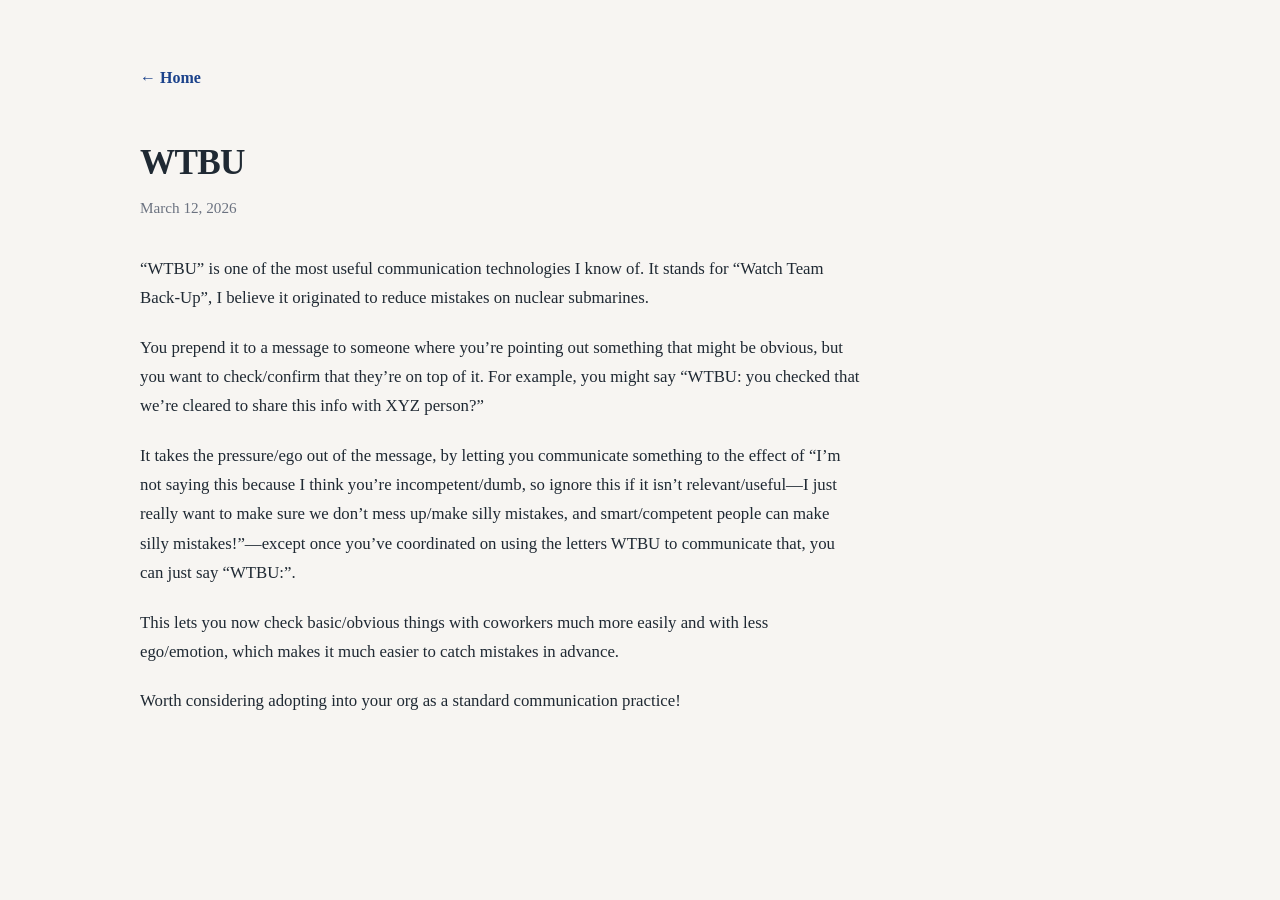
<file: posts/wtbu.html>
<!DOCTYPE html>
<html lang="en">
<head>
    <meta charset="UTF-8">
    <meta name="viewport" content="width=device-width, initial-scale=1.0">
    <title>WTBU - David Rein</title>
    <link rel="stylesheet" href="../styles.css">
    <link rel="apple-touch-icon" sizes="180x180" href="../files/favicon/apple-touch-icon.png">
    <link rel="icon" type="image/png" sizes="32x32" href="../files/favicon/favicon-32x32.png">
    <link rel="icon" type="image/png" sizes="16x16" href="../files/favicon/favicon-16x16.png">
    <link rel="manifest" href="../files/favicon/site.webmanifest">
    <meta name="description" content="A small communication technology, borrowed from nuclear submarines, that lets you flag possibly-obvious things to colleagues without ego getting in the way.">
    <meta property="og:title" content="WTBU">
    <meta property="og:description" content="A small communication technology, borrowed from nuclear submarines, that lets you flag possibly-obvious things to colleagues without ego getting in the way.">
    <meta property="og:image" content="https://idavidrein.com/posts/og/wtbu.png">
    <meta property="og:type" content="article">
    <meta name="twitter:card" content="summary_large_image">
    <meta name="twitter:title" content="WTBU">
    <meta name="twitter:description" content="A small communication technology, borrowed from nuclear submarines, that lets you flag possibly-obvious things to colleagues without ego getting in the way.">
    <meta name="twitter:image" content="https://idavidrein.com/posts/og/wtbu.png">
</head>
<body class="post-page">
    <div class="page">
        <nav class="post-nav">
            <a href="/">&larr; Home</a>
        </nav>

        <article class="post">
            <header class="post-header">
                <h1>WTBU</h1>
                <time class="post-date" datetime="2026-03-12">March 12, 2026</time>
            </header>

            <div class="post-body">
                <p>&ldquo;WTBU&rdquo; is one of the most useful communication technologies I know of. It stands for &ldquo;Watch Team Back-Up&rdquo;, I believe it originated to reduce mistakes on nuclear submarines.</p>
<p>You prepend it to a message to someone where you&rsquo;re pointing out something that might be obvious, but you want to check/confirm that they&rsquo;re on top of it. For example, you might say &ldquo;WTBU: you checked that we&rsquo;re cleared to share this info with XYZ person?&rdquo;</p>
<p>It takes the pressure/ego out of the message, by letting you communicate something to the effect of &ldquo;I&rsquo;m not saying this because I think you&rsquo;re incompetent/dumb, so ignore this if it isn&rsquo;t relevant/useful—I just really want to make sure we don&rsquo;t mess up/make silly mistakes, and smart/competent people can make silly mistakes!&rdquo;—except once you&rsquo;ve coordinated on using the letters WTBU to communicate that, you can just say &ldquo;WTBU:&rdquo;.</p>
<p>This lets you now check basic/obvious things with coworkers much more easily and with less ego/emotion, which makes it much easier to catch mistakes in advance.</p>
<p>Worth considering adopting into your org as a standard communication practice!</p>
            </div>
        </article>
    </div>
    <script src="../footnotes.js"></script>
    <script src="../lightbox.js"></script>
</body>
</html>
</file>
<file: styles.css>
:root {
    color-scheme: light;
    --bg: #f7f5f2;
    --ink: #1f2933;
    --muted: #6b7280;
    --accent: #1b428b;
    --line: #e4e7ec;
}

* {
    margin: 0;
    padding: 0;
    box-sizing: border-box;
}

body {
    font-family: "Iowan Old Style", "Palatino Linotype", "Book Antiqua", Palatino, "Times New Roman", serif;
    background: var(--bg);
    color: var(--ink);
    line-height: 1.75;
}

a {
    color: var(--accent);
    text-decoration: none;
}

a:hover {
    text-decoration: underline;
}

.page {
    max-width: 900px;
    margin: 0 auto;
    padding: 64px 20px 80px;
}

.hero {
    display: grid;
    grid-template-columns: minmax(180px, 220px) 1fr;
    gap: 40px;
    align-items: center;
    padding-bottom: 48px;
    border-bottom: 1px solid var(--line);
}

.profile-photo-button {
    display: block;
    padding: 0;
    border: 0;
    background: none;
    cursor: zoom-in;
    width: 100%;
    max-width: 220px;
    border-radius: 14px;
}

.profile-photo-button:focus-visible {
    outline: 2px solid var(--accent);
    outline-offset: 3px;
}

.profile-photo {
    display: block;
    width: 100%;
    height: auto;
    max-width: 220px;
    aspect-ratio: 1 / 1;
    border-radius: 14px;
    object-fit: cover;
}

.lightbox {
    border: 0;
    padding: 0;
    background: transparent;
    max-width: none;
    max-height: none;
}

.lightbox[open] {
    display: flex;
    align-items: center;
    justify-content: center;
    width: 100vw;
    height: 100vh;
    inset: 0;
    margin: 0;
}

.lightbox::backdrop {
    background: rgba(0, 0, 0, 0.85);
}

.lightbox img {
    display: block;
    max-width: 95vw;
    max-height: 95vh;
    width: auto;
    height: auto;
    object-fit: contain;
    border-radius: 12px;
    cursor: zoom-out;
}

/* Only images with actual transparency get a solid backing + padding so
   their transparent regions don't read against the dark backdrop. The
   class is added by lightbox.js after sampling the image's alpha channel;
   opaque photos/screenshots stay flush to their own edges. */
.lightbox img.has-transparency {
    background: var(--bg);
    padding: 24px;
}

.hero-text {
    display: flex;
    flex-direction: column;
    gap: 12px;
}

h1 {
    font-size: clamp(2.1rem, 4vw, 3rem);
    letter-spacing: -0.02em;
}

.links {
    display: flex;
    flex-wrap: wrap;
    gap: 14px;
    font-weight: 600;
}

main {
    display: flex;
    flex-direction: column;
    gap: 40px;
    margin-top: 48px;
}

.section {
    padding-top: 8px;
}

.section h2 {
    font-size: 1.4rem;
    margin-bottom: 16px;
}

.section-head {
    display: flex;
    align-items: center;
    justify-content: space-between;
    gap: 12px 20px;
    flex-wrap: wrap;
    margin-bottom: 16px;
}

.section-head h2 {
    margin-bottom: 0;
}

.sort-toggle {
    display: inline-flex;
    align-items: center;
    gap: 2px;
    padding: 3px;
    border: 1px solid var(--line);
    border-radius: 999px;
    background: #fff;
}

.sort-toggle .sort-option {
    appearance: none;
    -webkit-appearance: none;
    border: 0;
    background: none;
    cursor: pointer;
    font-family: inherit;
    font-size: 0.72rem;
    font-weight: 700;
    letter-spacing: 0.1em;
    text-transform: uppercase;
    color: var(--muted);
    padding: 5px 13px;
    border-radius: 999px;
    line-height: 1.4;
    transition: color 0.15s ease, background-color 0.15s ease;
}

.sort-toggle .sort-option:hover {
    color: var(--ink);
}

.sort-toggle .sort-option[aria-pressed="true"] {
    background: var(--accent);
    color: #fff;
}

.sort-toggle .sort-option:focus-visible {
    outline: 2px solid var(--accent);
    outline-offset: 2px;
}

.section p {
    margin-bottom: 16px;
    font-size: 1.02rem;
}

.section p:last-child {
    margin-bottom: 0;
}

.news-list {
    list-style: none;
    font-size: 1.02rem;
    line-height: 1.9;
}

.news-list li {
    display: inline;
}

.news-list li:not(:last-child)::after {
    content: "\00b7";
    margin: 0 0.5em;
    color: var(--muted);
}

.writing-groups {
    display: flex;
    flex-direction: column;
    gap: 36px;
}

.writing-group {
    display: flex;
    flex-direction: column;
}

.group-header {
    display: flex;
    align-items: center;
    gap: 14px;
    margin-bottom: 18px;
}

.group-label {
    font-size: 0.78rem;
    font-weight: 700;
    letter-spacing: 0.12em;
    text-transform: uppercase;
    color: var(--muted);
    white-space: nowrap;
}

.group-rule {
    flex: 1;
    height: 1px;
    background: var(--line);
}

.group-count {
    font-size: 0.85rem;
    color: var(--muted);
    font-variant-numeric: tabular-nums;
}

.writing-list {
    list-style: none;
    display: flex;
    flex-direction: column;
    gap: 22px;
}

.writing-item {
    display: flex;
    flex-direction: column;
    gap: 4px;
    /* Visual order is CSS-driven so the sort toggle needs no reflow/JS.
       build.py bakes --o-cur (curated) and --o-rec (recent) onto each item. */
    order: var(--o-cur, 0);
}

html.sort-recent .writing-item {
    order: var(--o-rec, 0);
}

.writing-item[hidden] {
    display: none;
}

.writing-title {
    font-size: 1.15rem;
    font-weight: 600;
    line-height: 1.35;
    color: var(--ink);
}

.writing-title:hover {
    color: var(--accent);
}

.writing-title[target="_blank"]::after {
    content: "";
    display: inline-block;
    width: 0.6em;
    height: 0.6em;
    margin-left: 0.3em;
    vertical-align: 0.12em;
    opacity: 0.75;
    background: url("data:image/svg+xml,%3Csvg xmlns='http://www.w3.org/2000/svg' viewBox='0 0 24 24' fill='none' stroke='%2335558f' stroke-width='2.5' stroke-linecap='round' stroke-linejoin='round'%3E%3Cline x1='7' y1='17' x2='17' y2='7'/%3E%3Cpolyline points='7 7 17 7 17 17'/%3E%3C/svg%3E") no-repeat center / contain;
}

.writing-item .writing-meta {
    margin: 0;
    color: var(--muted);
    font-size: 0.95rem;
    line-height: 1.6;
}

.group-toggle {
    align-self: flex-start;
    margin-top: 18px;
    padding: 0;
    border: 0;
    background: none;
    cursor: pointer;
    color: var(--accent);
    font-family: inherit;
    font-size: 0.95rem;
    font-weight: 600;
}

.group-toggle:hover {
    text-decoration: underline;
}

.group-toggle .chev {
    display: inline-block;
    font-size: 0.8em;
    margin-left: 2px;
}

/* Blog post pages */

.post-nav {
    margin-bottom: 48px;
    font-weight: 600;
}

.post-header {
    margin-bottom: 32px;
}

.post-header h1 {
    font-size: clamp(1.6rem, 3.5vw, 2.2rem);
    line-height: 1.3;
    margin-bottom: 8px;
}

.post-date {
    color: var(--muted);
    font-size: 0.95rem;
}

.post-body p {
    margin-bottom: 20px;
    font-size: 1.05rem;
}

.post-body p:last-child {
    margin-bottom: 0;
}

.post-body ol,
.post-body ul {
    margin: 0 0 20px;
    padding-left: 32px;
}

.post-body li {
    margin-bottom: 6px;
    font-size: 1.05rem;
}

.post-body img {
    display: block;
    max-width: 100%;
    height: auto;
    margin: 28px auto;
}

.post-body figure {
    margin: 28px 0;
}

.post-body figure img {
    margin: 0 auto 8px;
}

.post-body figcaption {
    text-align: center;
    font-size: 0.9rem;
    color: var(--muted);
}

/* Popup footnotes */

.post-body {
    position: relative;
}

.footnote-ref {
    cursor: pointer;
    -webkit-tap-highlight-color: transparent;
}

.footnote-ref sup {
    color: var(--accent);
    font-weight: 600;
    font-size: 0.8em;
    padding: 0 1px;
}

.footnote-popup {
    display: none;
    position: absolute;
    width: 320px;
    max-width: calc(100% - 24px);
    padding: 12px 16px;
    background: #fff;
    border: 1px solid var(--line);
    border-radius: 8px;
    box-shadow: 0 4px 20px rgba(0, 0, 0, 0.1);
    font-size: 0.88rem;
    line-height: 1.6;
    z-index: 10;
    color: var(--ink);
}

/* Bridge so the mouse can travel from the sup to the popup */
.footnote-popup::after {
    content: "";
    position: absolute;
    top: 100%;
    left: 0;
    right: 0;
    height: 16px;
}

.footnote-ref.active .footnote-popup,
.footnote-ref.hover .footnote-popup {
    display: block;
}

/* Sidenotes: on wide screens footnotes live in the right margin next to the
   text (LessWrong / Tufte style). Long ones are clamped to a few lines in
   place; hovering or focusing the reference reveals the rest inline in the same
   margin style. Below the breakpoint everything falls back to the popup above. */
@media (min-width: 1080px) {
    .post-page .page {
        max-width: 1040px;
    }

    /* Keep the reading column narrow, leaving a gutter on the right. */
    .post-page .post-nav,
    .post-page .post-header,
    .post-page .post-body {
        max-width: 720px;
    }

    .post-page .footnote-popup {
        display: block;
        position: absolute;
        left: 100%;
        top: 0;
        margin-left: 32px;
        width: 240px;
        max-width: 240px;
        max-height: 9.6em; /* ~5 lines before the fade */
        overflow: hidden;
        padding: 0 0 0 14px;
        border: 0;
        border-left: 2px solid var(--line);
        border-radius: 0;
        background: none;
        box-shadow: none;
        font-size: 0.82rem;
        line-height: 1.55;
        color: var(--muted);
    }

    /* Number marker tying each sidenote back to its reference. */
    .post-page .footnote-popup::before {
        content: attr(data-fn);
        color: var(--accent);
        font-weight: 600;
        margin-right: 5px;
    }

    /* Fade the clamped bottom to hint there is more to read. Applied only to
       notes JS has flagged as actually truncated (see footnotes.js). */
    .post-page .footnote-popup.is-clamped::after {
        content: "";
        display: block;
        position: absolute;
        inset: auto 0 0 0;
        height: 1.6em;
        background: linear-gradient(to bottom, rgba(247, 245, 242, 0), var(--bg));
        pointer-events: none;
    }

    /* On hover/focus reveal the whole note in place — same margin styling, just
       unclamped. It gets the page background + a higher stacking order so the
       extra text cleanly overlays any note stacked below it (no popup bubble). */
    .post-page .footnote-ref:hover .footnote-popup,
    .post-page .footnote-ref:focus-within .footnote-popup {
        max-height: none;
        overflow: visible;
        z-index: 20;
        background: var(--bg);
        border-left-color: var(--accent);
        padding-bottom: 6px;
    }

    .post-page .footnote-ref:hover .footnote-popup::after,
    .post-page .footnote-ref:focus-within .footnote-popup::after {
        display: none;
    }
}

@media (max-width: 720px) {
    .hero {
        display: grid;
        grid-template-columns: 64px 1fr;
        grid-template-areas:
            "photo name"
            "links links";
        column-gap: 16px;
        row-gap: 14px;
        align-items: center;
        text-align: left;
        padding-bottom: 28px;
    }

    .hero-image {
        grid-area: photo;
        max-width: 64px;
    }

    .profile-photo-button,
    .profile-photo {
        max-width: 64px;
        border-radius: 50%;
    }

    .hero-text {
        display: contents;
    }

    h1 {
        grid-area: name;
    }

    .links {
        grid-area: links;
    }

    main {
        margin-top: 32px;
        gap: 32px;
    }

    .section {
        padding-top: 0;
    }
}

@media (max-width: 520px) {
    .page {
        padding: 32px 16px 64px;
    }

    .hero {
        grid-template-columns: 56px 1fr;
        column-gap: 14px;
        row-gap: 12px;
        padding-bottom: 22px;
    }

    .hero-image {
        max-width: 56px;
    }

    .profile-photo-button,
    .profile-photo {
        max-width: 56px;
    }

    .links {
        gap: 8px 12px;
    }

    main {
        margin-top: 24px;
        gap: 28px;
    }
}
</file>
